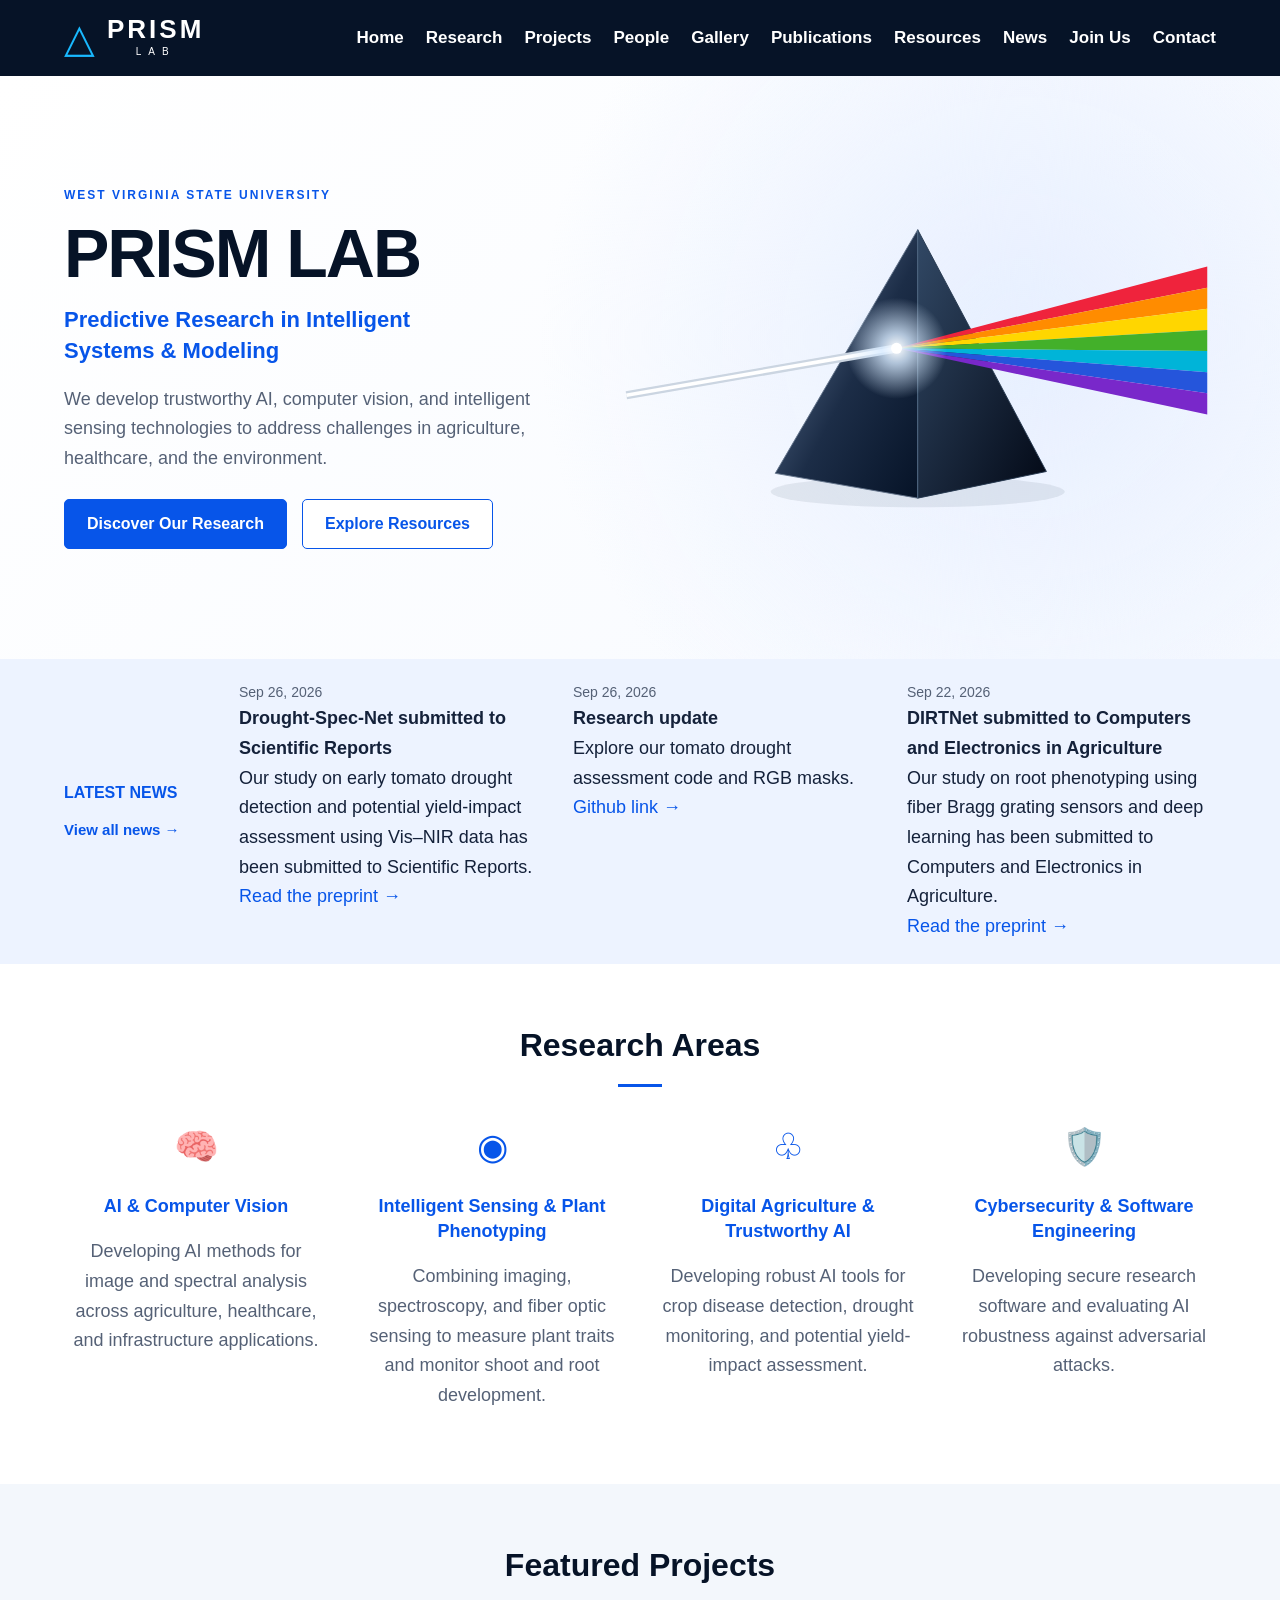
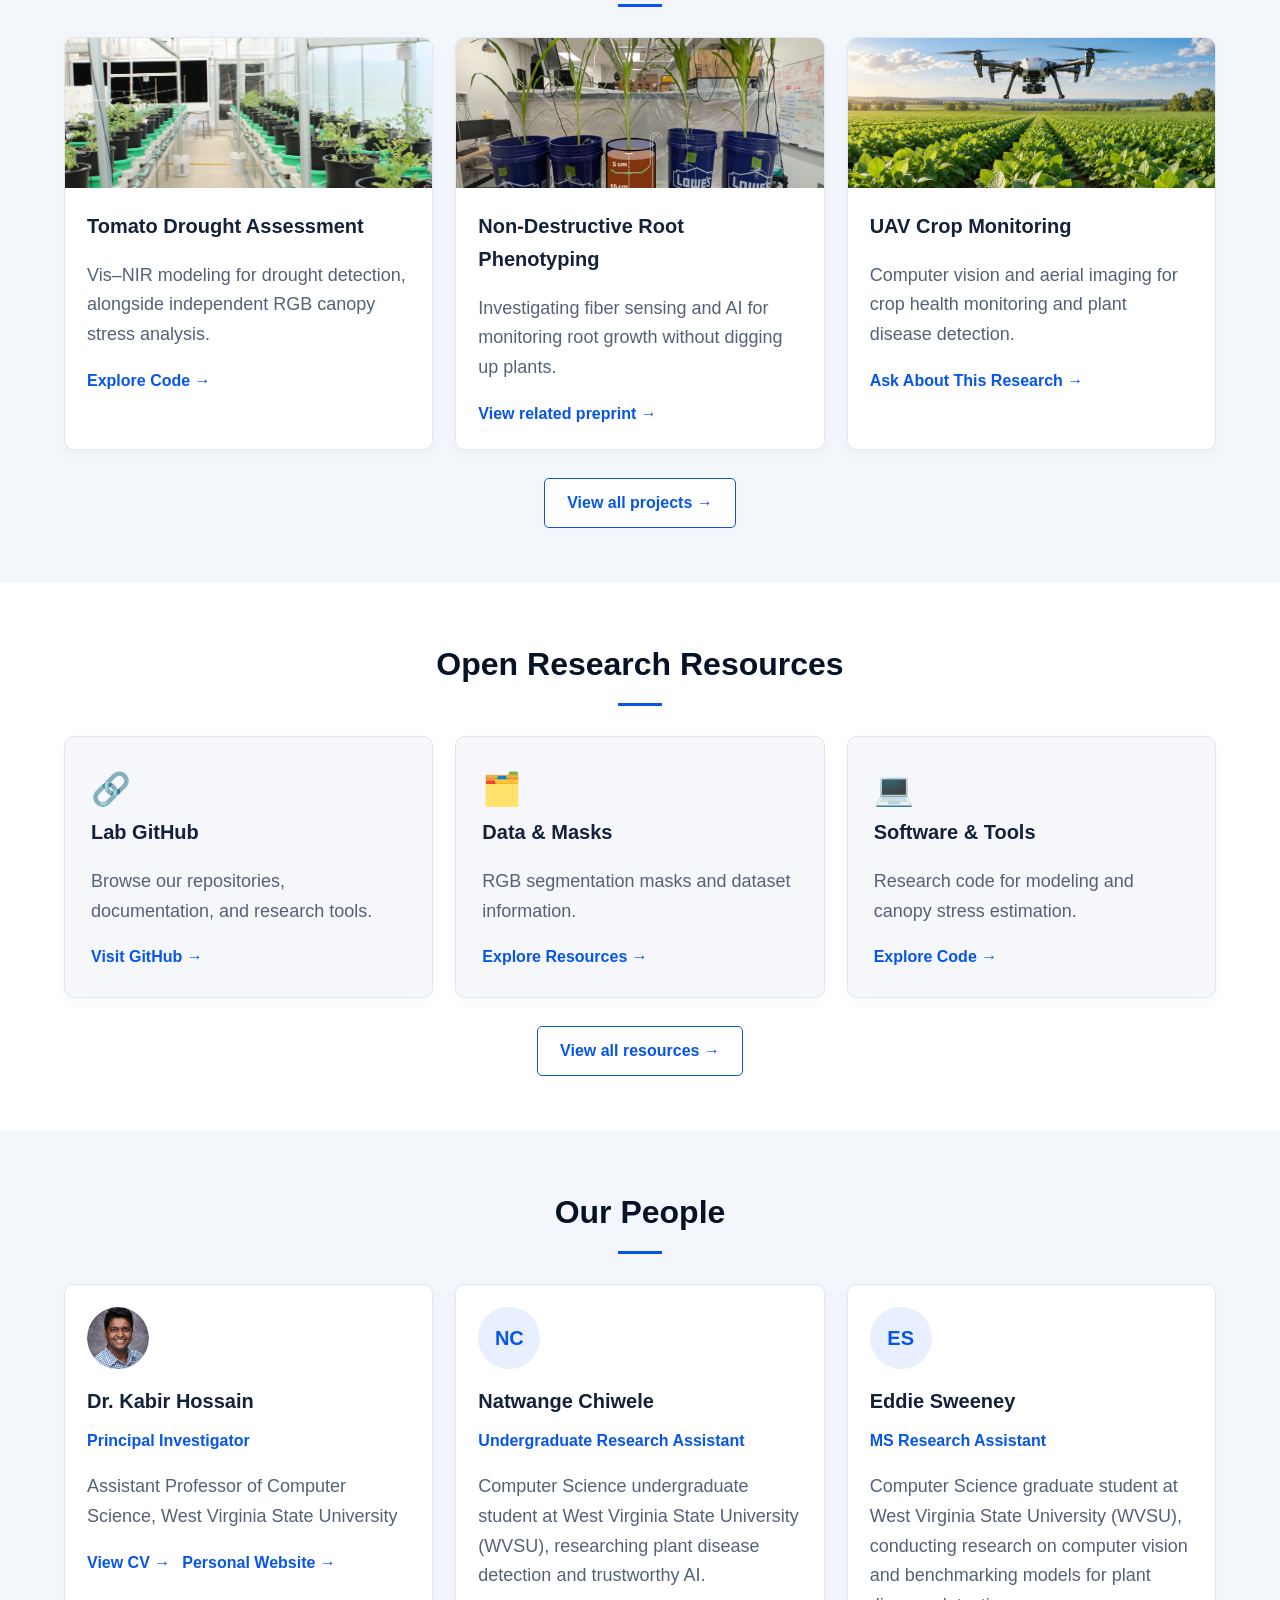
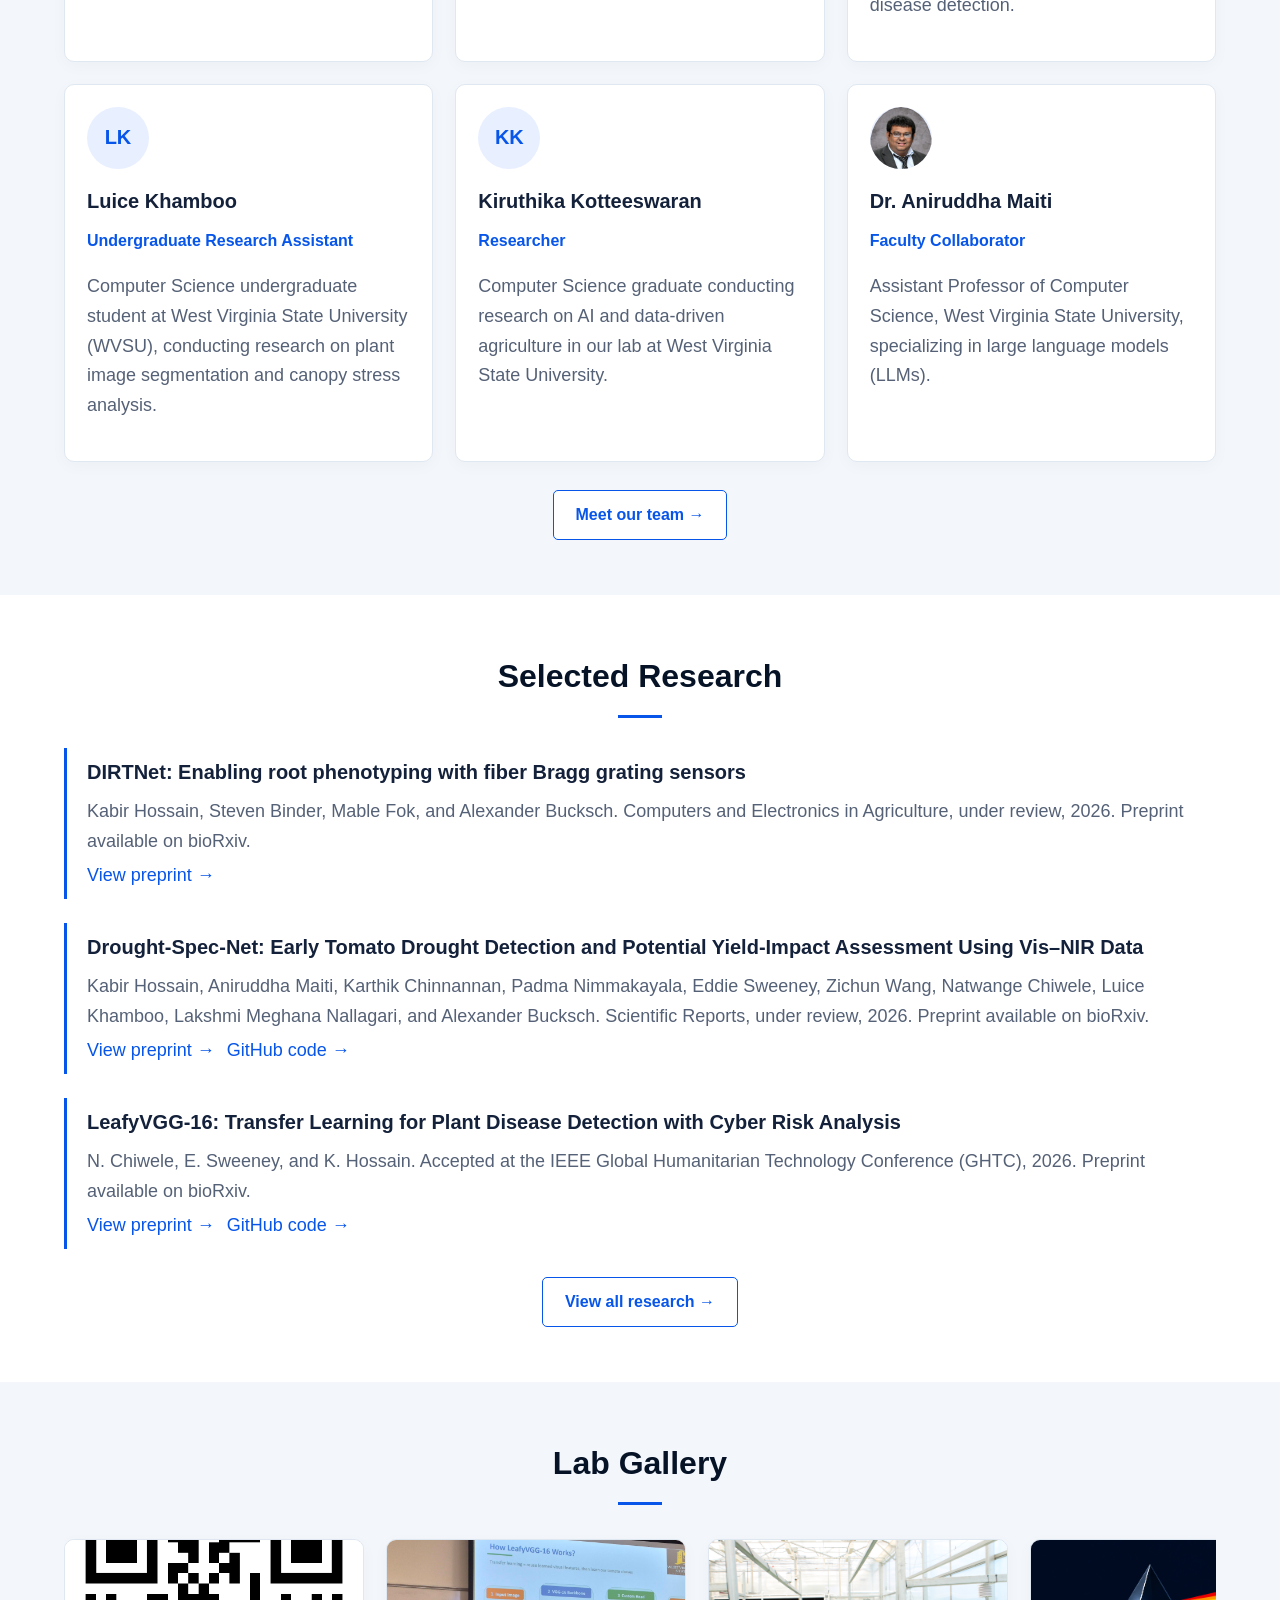
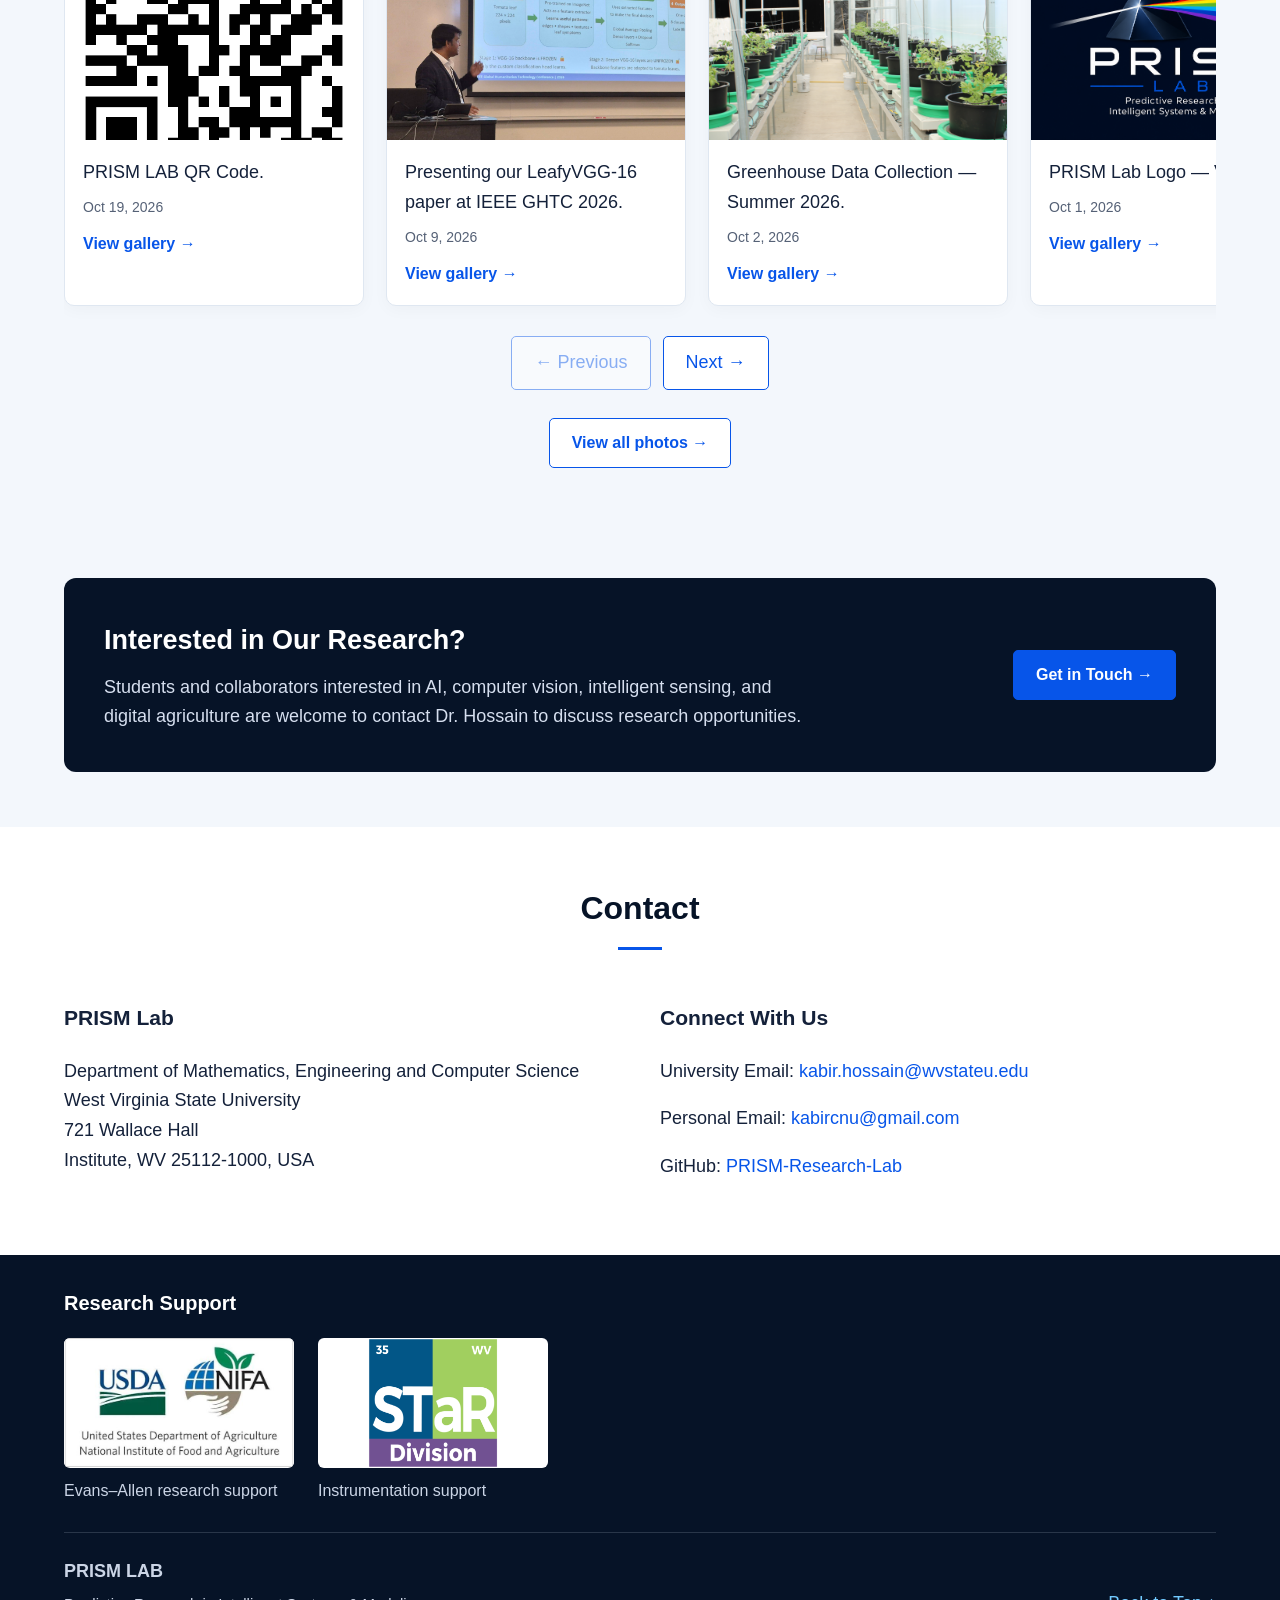
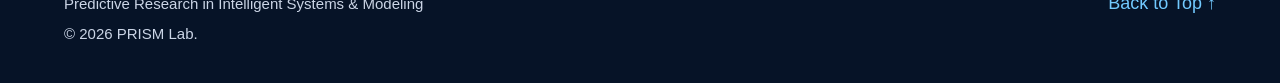
<file: index.html>
<!DOCTYPE html>
<html lang="en">
<head>
  <meta charset="UTF-8">
  <meta name="viewport" content="width=device-width, initial-scale=1">
  <meta name="description"
        content="PRISM Lab — Predictive Research in Intelligent Systems and Modeling at West Virginia State University.">

  <title>PRISM Lab | West Virginia State University</title>

  <link rel="stylesheet" href="styles.css">
  <link rel="stylesheet" href="gallery.css">
</head>

<body>
  <a href="#main" class="skip-link">Skip to main content</a>

  <header>
    <div class="container nav">
      <a href="#home" class="brand" aria-label="PRISM Lab home">
        <span class="brand-symbol" aria-hidden="true">△</span>
        <span><strong>PRISM</strong><small>LAB</small></span>
      </a>

      <nav class="desktop-links" aria-label="Main navigation">
        <a href="#home">Home</a>
        <a href="#research">Research</a>
        <a href="#projects">Projects</a>
        <a href="#people">People</a>
        <a href="#gallery">Gallery</a>
        <a href="#publications">Publications</a>
        <a href="#resources">Resources</a>
        <a href="#news">News</a>
        <a href="#join">Join Us</a>
        <a href="#contact">Contact</a>
      </nav>

      <details class="mobile-menu">
        <summary>Menu ☰</summary>

        <nav class="mobile-links" aria-label="Mobile navigation">
          <a href="#home">Home</a>
          <a href="#research">Research</a>
          <a href="#projects">Projects</a>
          <a href="#people">People</a>
          <a href="#gallery">Gallery</a>
          <a href="#publications">Publications</a>
          <a href="#resources">Resources</a>
          <a href="#news">News</a>
          <a href="#join">Join Us</a>
          <a href="#contact">Contact</a>
        </nav>
      </details>
    </div>
  </header>

  <main id="main">
    <section id="home" class="hero">
      <div class="container hero-layout">
        <div>
          <div class="eyebrow">West Virginia State University</div>
          <h1>PRISM LAB</h1>

          <div class="subtitle">
            Predictive Research in Intelligent<br>
            Systems &amp; Modeling
          </div>

          <p>
            We develop trustworthy AI, computer vision, and intelligent
            sensing technologies to address challenges in agriculture,
            healthcare, and the environment.
          </p>

          <div class="buttons">
            <a class="button" href="#research">Discover Our Research</a>
            <a class="button outline" href="#resources">Explore Resources</a>
          </div>
        </div>

        <div class="hero-art">
          <svg viewBox="0 0 650 380" role="img"
               aria-labelledby="prism-title">
            <title id="prism-title">
              A beam of light entering a prism and emerging as a rainbow
            </title>

            <defs>
              <linearGradient id="prism-left" x1="0" y1="0" x2="1" y2="1">
                <stop offset="0" stop-color="#7188a9"/>
                <stop offset="0.55" stop-color="#1c2d47"/>
                <stop offset="1" stop-color="#061327"/>
              </linearGradient>

              <linearGradient id="prism-right" x1="0" y1="0" x2="1" y2="1">
                <stop offset="0" stop-color="#324966"/>
                <stop offset="1" stop-color="#020815"/>
              </linearGradient>

              <radialGradient id="glow">
                <stop offset="0" stop-color="white"/>
                <stop offset="0.3" stop-color="#d6eaff" stop-opacity="0.8"/>
                <stop offset="1" stop-color="#d6eaff" stop-opacity="0"/>
              </radialGradient>
            </defs>

            <ellipse cx="325" cy="325" rx="160" ry="17"
                     fill="#071a38" opacity="0.08"/>

            <path d="M325 40 L170 305 L325 332 Z"
                  fill="url(#prism-left)" stroke="#64748b"/>

            <path d="M325 40 L465 303 L325 332 Z"
                  fill="url(#prism-right)" stroke="#25374e"/>

            <path d="M325 40 L325 332" stroke="#89a5ca"
                  stroke-opacity="0.45"/>

            <path d="M8 220 L302 169"
                  stroke="#cbd5e1" stroke-width="9"/>

            <path d="M8 220 L302 169"
                  stroke="white" stroke-width="4"/>

            <polygon points="302,169 640,80 640,103" fill="#ef233c"/>
            <polygon points="302,169 640,103 640,126" fill="#ff8c00"/>
            <polygon points="302,169 640,126 640,149" fill="#ffd600"/>
            <polygon points="302,169 640,149 640,172" fill="#43b02a"/>
            <polygon points="302,169 640,172 640,195" fill="#00b4d8"/>
            <polygon points="302,169 640,195 640,218" fill="#2555db"/>
            <polygon points="302,169 640,218 640,241" fill="#7928ca"/>

            <circle cx="302" cy="169" r="55" fill="url(#glow)"/>
            <circle cx="302" cy="169" r="6" fill="white"/>
          </svg>
        </div>
      </div>
    </section>

    <section id="news" class="news-strip">
      <div class="container">
        <div class="news-layout">
          <div class="news-label">
            LATEST NEWS
            <a href="news.html">View all news →</a>
          </div>
          <div id="news-list" class="news-items"></div>
        </div>
      </div>
    </section>

    <section id="research">
      <div class="container">
        <h2 class="section-title">Research Areas</h2>
        <div id="areas-list" class="grid grid-six"></div>
      </div>
    </section>

    <section id="projects" class="soft">
      <div class="container">
        <h2 class="section-title">Featured Projects</h2>
        <div id="projects-list" class="grid grid-three"></div>

        <p class="collection-link">
          <a class="button outline" href="projects.html">
            View all projects →
          </a>
        </p>
      </div>
    </section>

    <section id="resources">
      <div class="container">
        <h2 class="section-title">Open Research Resources</h2>
        <div id="resources-list" class="grid grid-three"></div>

        <p class="collection-link">
          <a class="button outline" href="resources.html">
            View all resources →
          </a>
        </p>
      </div>
    </section>

    <section id="people" class="soft">
      <div class="container">
        <h2 class="section-title">Our People</h2>
        <div id="people-list" class="grid grid-three"></div>

        <p class="collection-link">
          <a class="button outline" href="people.html">
            Meet our team →
          </a>
        </p>
      </div>
    </section>

    <section id="publications">
      <div class="container">
        <h2 class="section-title">Selected Research</h2>
        <div id="research-list"></div>

        <p class="collection-link">
          <a class="button outline" href="research.html">
            View all research →
          </a>
        </p>
      </div>
    </section>

    <section id="gallery" class="soft">
      <div class="container">
        <h2 class="section-title">Lab Gallery</h2>

        <div id="gallery-preview" class="gallery-strip"></div>

        <div id="gallery-controls" class="gallery-controls" hidden>
          <button
            id="gallery-previous"
            class="button outline"
            type="button"
            aria-label="Show previous photos"
            aria-controls="gallery-preview">
            ← Previous
          </button>

          <button
            id="gallery-next"
            class="button outline"
            type="button"
            aria-label="Show next photos"
            aria-controls="gallery-preview">
            Next →
          </button>
        </div>

        <p class="collection-link">
          <a class="button outline" href="gallery.html">
            View all photos →
          </a>
        </p>
      </div>
    </section>

    <section id="join" class="soft">
      <div class="container">
        <div class="join-box">
          <div>
            <h2>Interested in Our Research?</h2>

            <p>
              Students and collaborators interested in AI, computer vision,
              intelligent sensing, and digital agriculture are welcome to
              contact Dr. Hossain to discuss research opportunities.
            </p>
          </div>

          <a class="button" href="mailto:kabir.hossain@wvstateu.edu">
            Get in Touch →
          </a>
        </div>
      </div>
    </section>

    <section id="contact">
      <div class="container">
        <h2 class="section-title">Contact</h2>

        <div class="contact-grid">
          <div>
            <h3>PRISM Lab</h3>

            <p>
              Department of Mathematics, Engineering and Computer Science<br>
              West Virginia State University<br>
              721 Wallace Hall<br>
              Institute, WV 25112-1000, USA
            </p>
          </div>

          <div>
            <h3>Connect With Us</h3>

          <p>
            University Email:
            <a href="mailto:kabir.hossain@wvstateu.edu">
              kabir.hossain@wvstateu.edu
            </a>
          </p>
          <p>
            Personal Email:
            <a href="mailto:kabircnu@gmail.com">
              kabircnu@gmail.com
            </a>
          </p>

            <p>
              GitHub:
              <a href="https://github.com/PRISM-Research-Lab">
                PRISM-Research-Lab
              </a>
            </p>
          </div>
        </div>
      </div>
    </section>
  </main>

  <footer>
    <!-- Funding logos first -->
    <div class="container funding"
         style="border-top: 0; margin-top: 0; padding-top: 0;">
      <h2>Research Support</h2>
      <div id="funder-list" class="funder-list"></div>
    </div>

    <!-- Lab details and copyright at the bottom -->
    <div class="container footer-layout"
         style="border-top: 1px solid #293649; margin-top: 28px; padding-top: 24px;">
      <div>
        <strong>PRISM LAB</strong>
        <p>Predictive Research in Intelligent Systems &amp; Modeling</p>
        <p>© <span id="year">2026</span> PRISM Lab.</p>
      </div>

      <div>
        <a href="#home">Back to Top ↑</a>
      </div>
    </div>
  </footer>

  <noscript>
    <p class="container">
      Please enable JavaScript to view the news, people, research,
      resources, and gallery photos.
    </p>
  </noscript>

  <script src="research-data.js"></script>
  <script src="data.js"></script>
  <script src="site.js"></script>
  <script src="gallery-data.js"></script>
  <script src="gallery.js"></script>
</body>
</html>
</file>
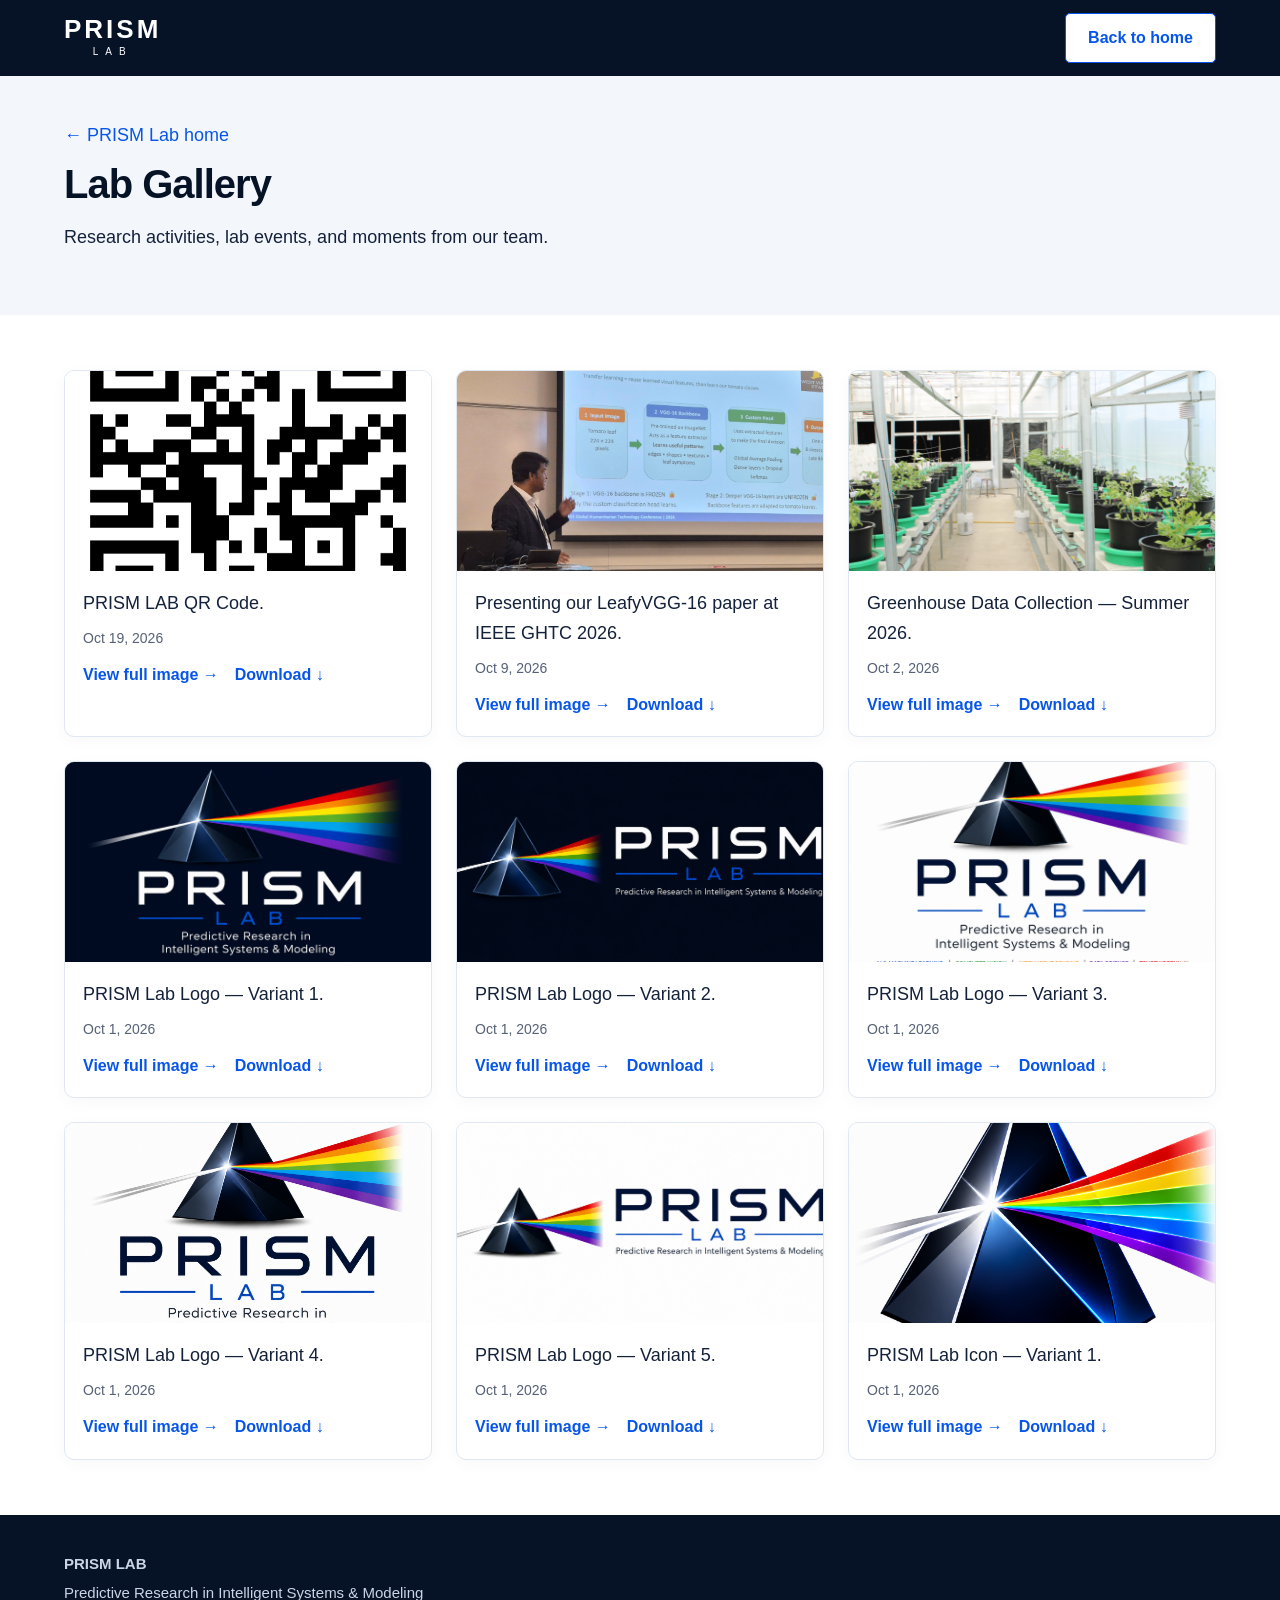
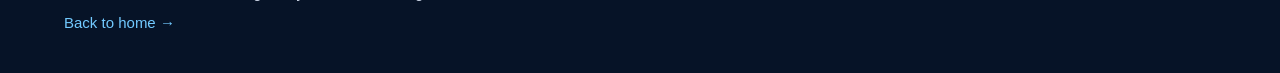
<file: gallery.html>
<!DOCTYPE html>
<html lang="en">
<head>
  <meta charset="UTF-8">
  <meta name="viewport" content="width=device-width, initial-scale=1">

  <title>Gallery | PRISM Lab</title>

  <link rel="stylesheet" href="styles.css">
  <link rel="stylesheet" href="gallery.css">
</head>

<body>
  <header>
    <div class="container nav">
      <a class="brand" href="index.html">
        <div>
          <strong>PRISM</strong>
          <small>LAB</small>
        </div>
      </a>

      <a class="button outline" href="index.html">
        Back to home
      </a>
    </div>
  </header>

  <main>
    <section class="page-hero">
      <div class="container">
        <a href="index.html#gallery">← PRISM Lab home</a>
        <h1>Lab Gallery</h1>
        <p>Research activities, lab events, and moments from our team.</p>
      </div>
    </section>

    <section>
      <div class="container">
        <div id="gallery-list" class="gallery-grid"></div>

        <noscript>
          <p>Please enable JavaScript to view the gallery.</p>
        </noscript>
      </div>
    </section>
  </main>

  <footer>
    <div class="container">
      <p><strong>PRISM LAB</strong></p>
      <p>Predictive Research in Intelligent Systems &amp; Modeling</p>
      <p><a href="index.html">Back to home →</a></p>
    </div>
  </footer>

  <script src="gallery-data.js"></script>
  <script src="gallery.js"></script>
</body>
</html>
</file>
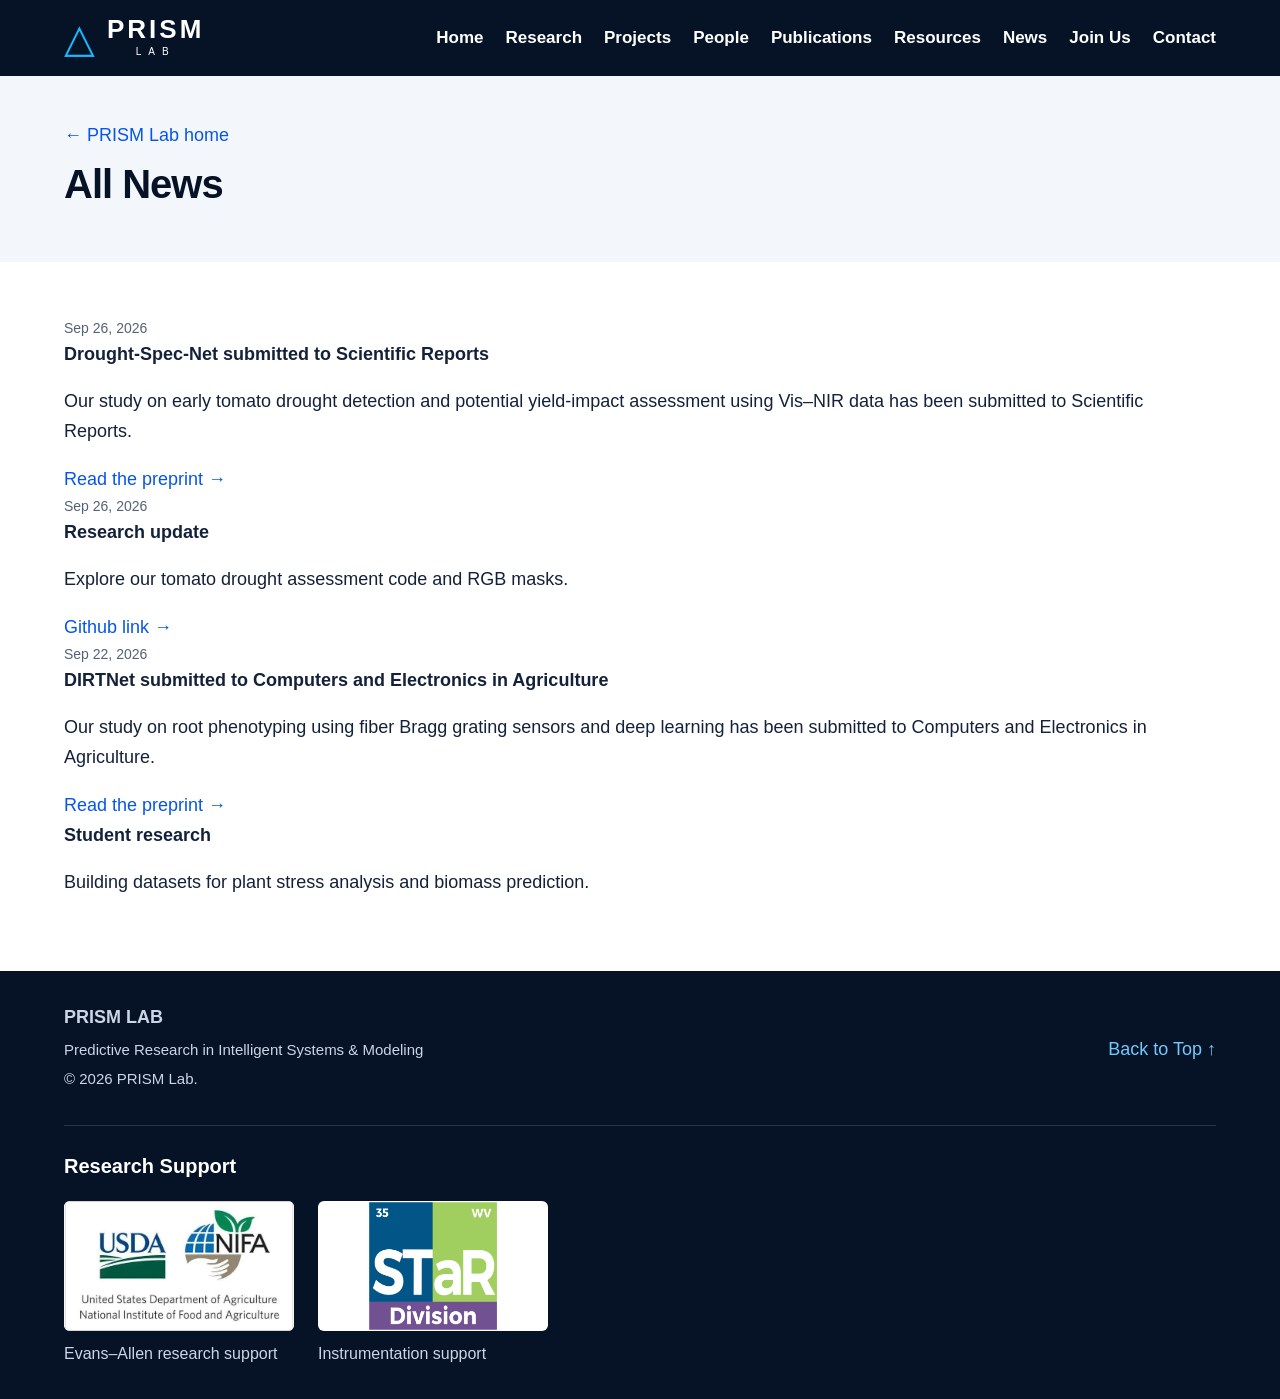
<file: news.html>
<!DOCTYPE html>
<html lang="en"><head><meta charset="UTF-8"><meta name="viewport" content="width=device-width, initial-scale=1"><title>All News | PRISM Lab</title><link rel="stylesheet" href="styles.css"></head>
<body data-page="news"><a class="skip-link" href="#main">Skip to main content</a>
  <header>
    <div class="container nav">
      <a href="index.html#home" class="brand" aria-label="PRISM Lab home">
        <span class="brand-symbol" aria-hidden="true">△</span>
        <span><strong>PRISM</strong><small>LAB</small></span>
      </a>

      <nav class="desktop-links" aria-label="Main navigation">
        <a href="index.html#home">Home</a>
        <a href="index.html#research">Research</a>
        <a href="projects.html">Projects</a>
        <a href="people.html">People</a>
        <a href="research.html">Publications</a>
        <a href="resources.html">Resources</a>
        <a href="news.html">News</a>
        <a href="index.html#join">Join Us</a>
        <a href="index.html#contact">Contact</a>
      </nav>

      <details class="mobile-menu">
        <summary>Menu ☰</summary>
        <nav class="mobile-links" aria-label="Mobile navigation">
          <a href="index.html#home">Home</a>
          <a href="index.html#research">Research</a>
          <a href="projects.html">Projects</a>
          <a href="people.html">People</a>
          <a href="research.html">Publications</a>
          <a href="resources.html">Resources</a>
          <a href="news.html">News</a>
          <a href="index.html#join">Join Us</a>
          <a href="index.html#contact">Contact</a>
        </nav>
      </details>
    </div>
  </header>
<main id="main"><div class="page-hero"><div class="container"><a href="index.html">← PRISM Lab home</a><h1>All News</h1></div></div><section><div class="container"><div id="news-list" class=""></div></div></section></main>
  <footer>
    <div class="container footer-layout">
      <div>
        <strong>PRISM LAB</strong>
        <p>Predictive Research in Intelligent Systems &amp; Modeling</p>
        <p>© <span id="year">2026</span> PRISM Lab.</p>
      </div>
      <div>
        <a href="index.html#home">Back to Top ↑</a>
      </div>
    </div>
    <div class="container funding"><h2>Research Support</h2><div id="funder-list" class="funder-list"></div></div>
  </footer>
<noscript>
  <p class="container">Please enable JavaScript to view the full list.</p>
</noscript>

<script src="research-data.js"></script>
<script src="data.js"></script>
<script src="site.js"></script>
</body>
</html>
</file>
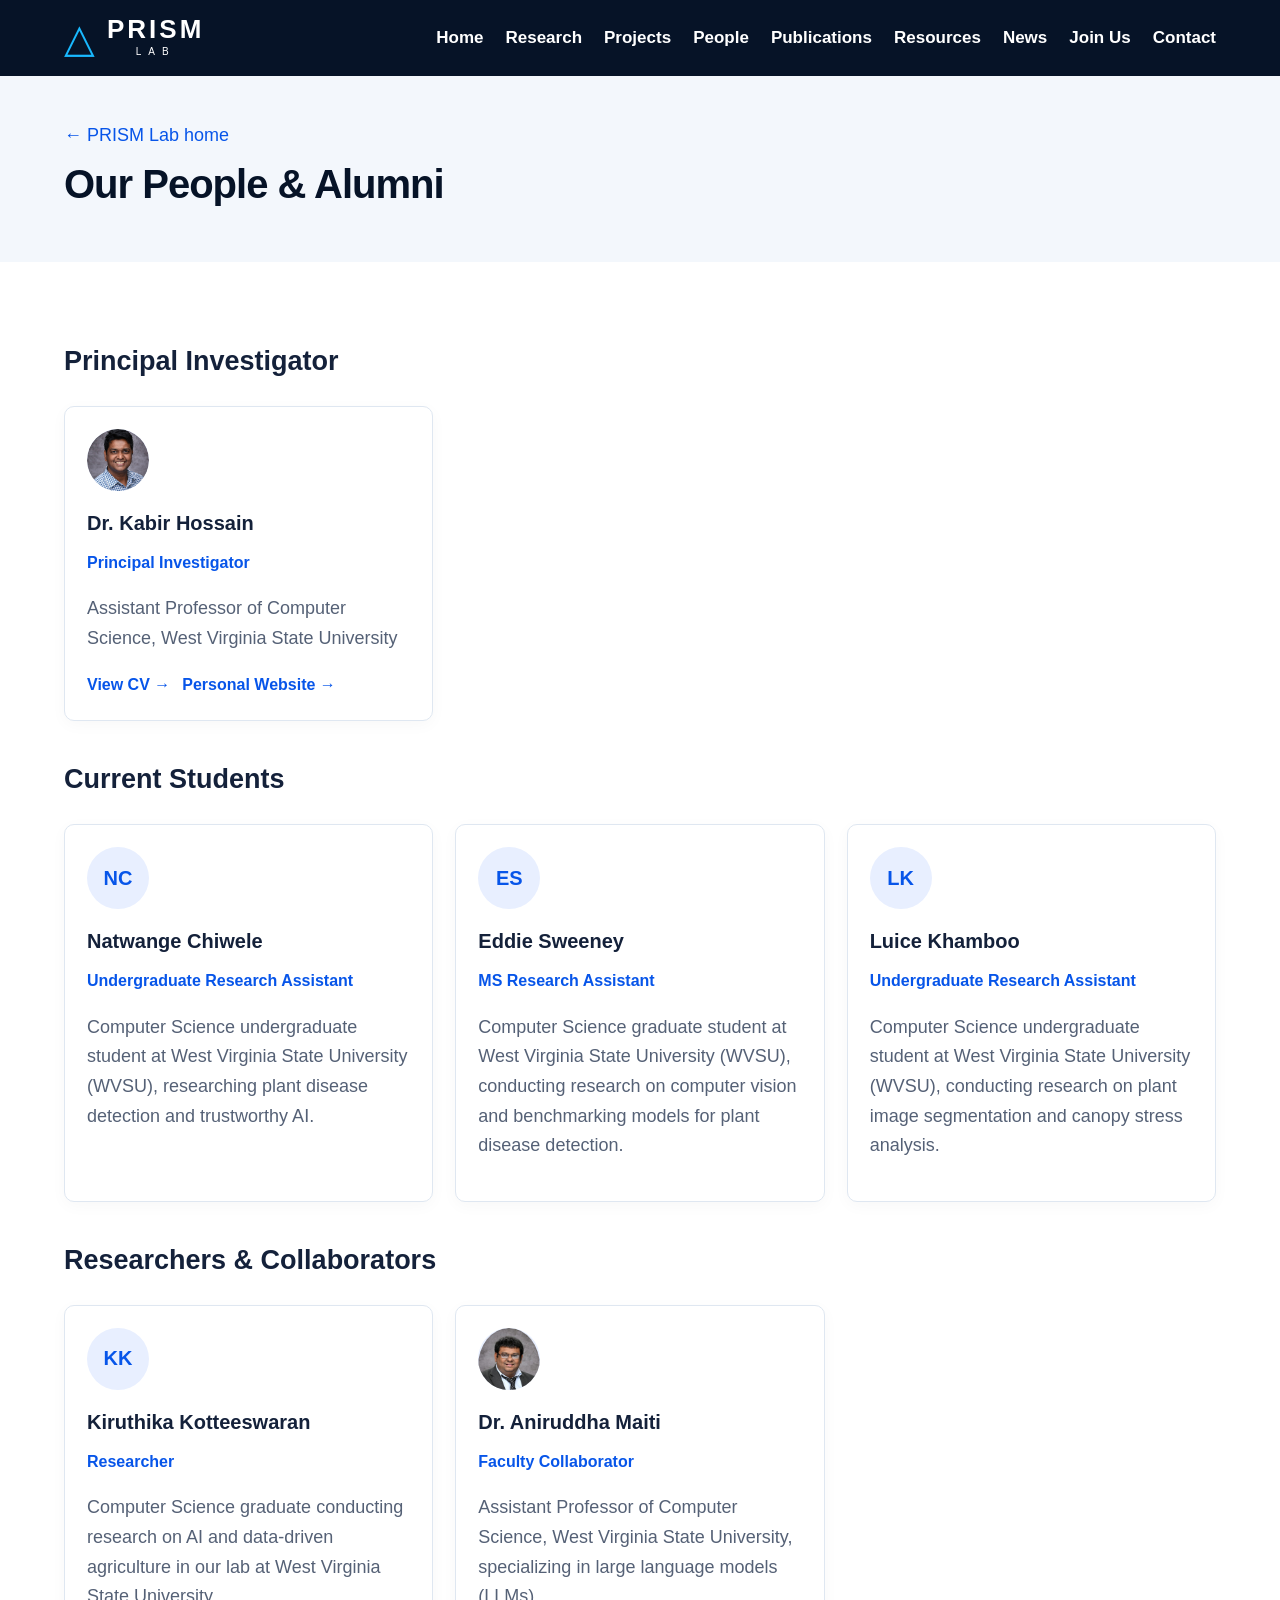
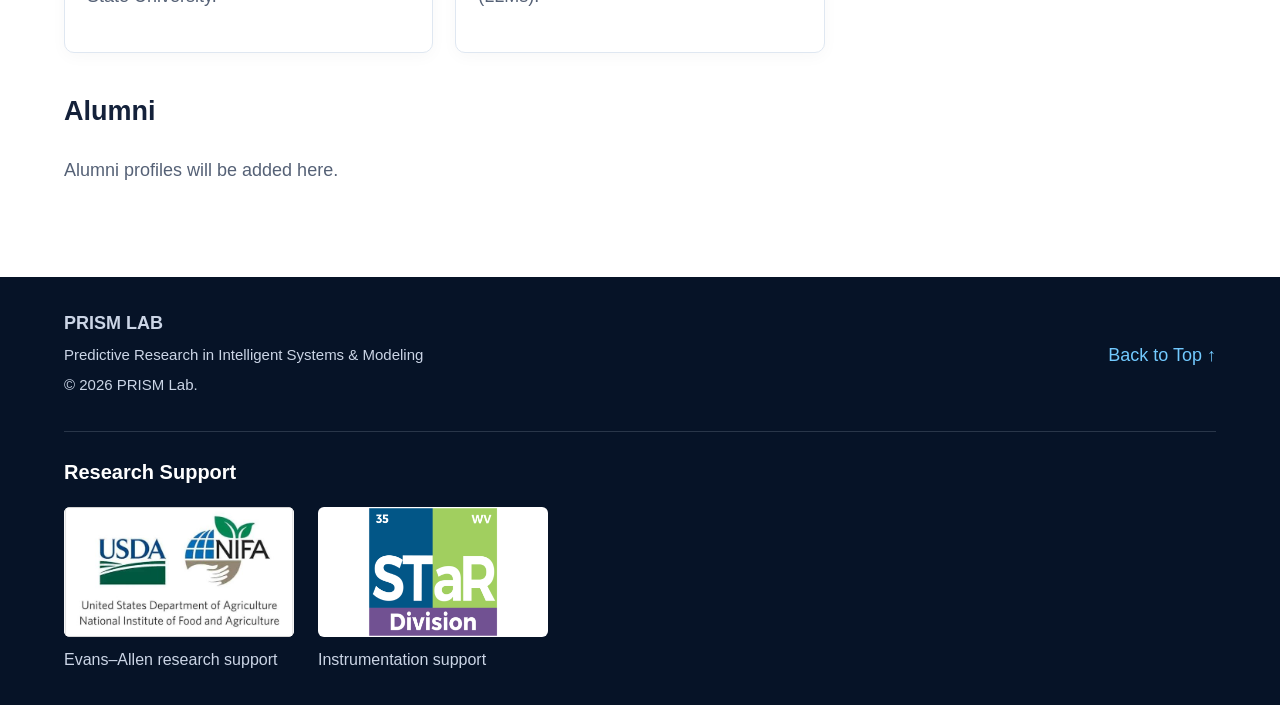
<file: people.html>
<!DOCTYPE html>
<html lang="en"><head><meta charset="UTF-8"><meta name="viewport" content="width=device-width, initial-scale=1"><title>Our People & Alumni | PRISM Lab</title><link rel="stylesheet" href="styles.css"></head>
<body data-page="people"><a class="skip-link" href="#main">Skip to main content</a>
  <header>
    <div class="container nav">
      <a href="index.html#home" class="brand" aria-label="PRISM Lab home">
        <span class="brand-symbol" aria-hidden="true">△</span>
        <span><strong>PRISM</strong><small>LAB</small></span>
      </a>

      <nav class="desktop-links" aria-label="Main navigation">
        <a href="index.html#home">Home</a>
        <a href="index.html#research">Research</a>
        <a href="projects.html">Projects</a>
        <a href="people.html">People</a>
        <a href="research.html">Publications</a>
        <a href="resources.html">Resources</a>
        <a href="news.html">News</a>
        <a href="index.html#join">Join Us</a>
        <a href="index.html#contact">Contact</a>
      </nav>

      <details class="mobile-menu">
        <summary>Menu ☰</summary>
        <nav class="mobile-links" aria-label="Mobile navigation">
          <a href="index.html#home">Home</a>
          <a href="index.html#research">Research</a>
          <a href="projects.html">Projects</a>
          <a href="people.html">People</a>
          <a href="research.html">Publications</a>
          <a href="resources.html">Resources</a>
          <a href="news.html">News</a>
          <a href="index.html#join">Join Us</a>
          <a href="index.html#contact">Contact</a>
        </nav>
      </details>
    </div>
  </header>
<main id="main"><div class="page-hero"><div class="container"><a href="index.html">← PRISM Lab home</a><h1>Our People & Alumni</h1></div></div><section><div class="container"><div id="people-list" class=""></div></div></section></main>
  <footer>
    <div class="container footer-layout">
      <div>
        <strong>PRISM LAB</strong>
        <p>Predictive Research in Intelligent Systems &amp; Modeling</p>
        <p>© <span id="year">2026</span> PRISM Lab.</p>
      </div>
      <div>
        <a href="index.html#home">Back to Top ↑</a>
      </div>
    </div>
    <div class="container funding"><h2>Research Support</h2><div id="funder-list" class="funder-list"></div></div>
  </footer>
<noscript><p class="container">Please enable JavaScript to view the full list.</p></noscript>
<script src="research-data.js"></script>
<script src="data.js"></script>
<script src="site.js"></script>
</body>
</html>
</file>
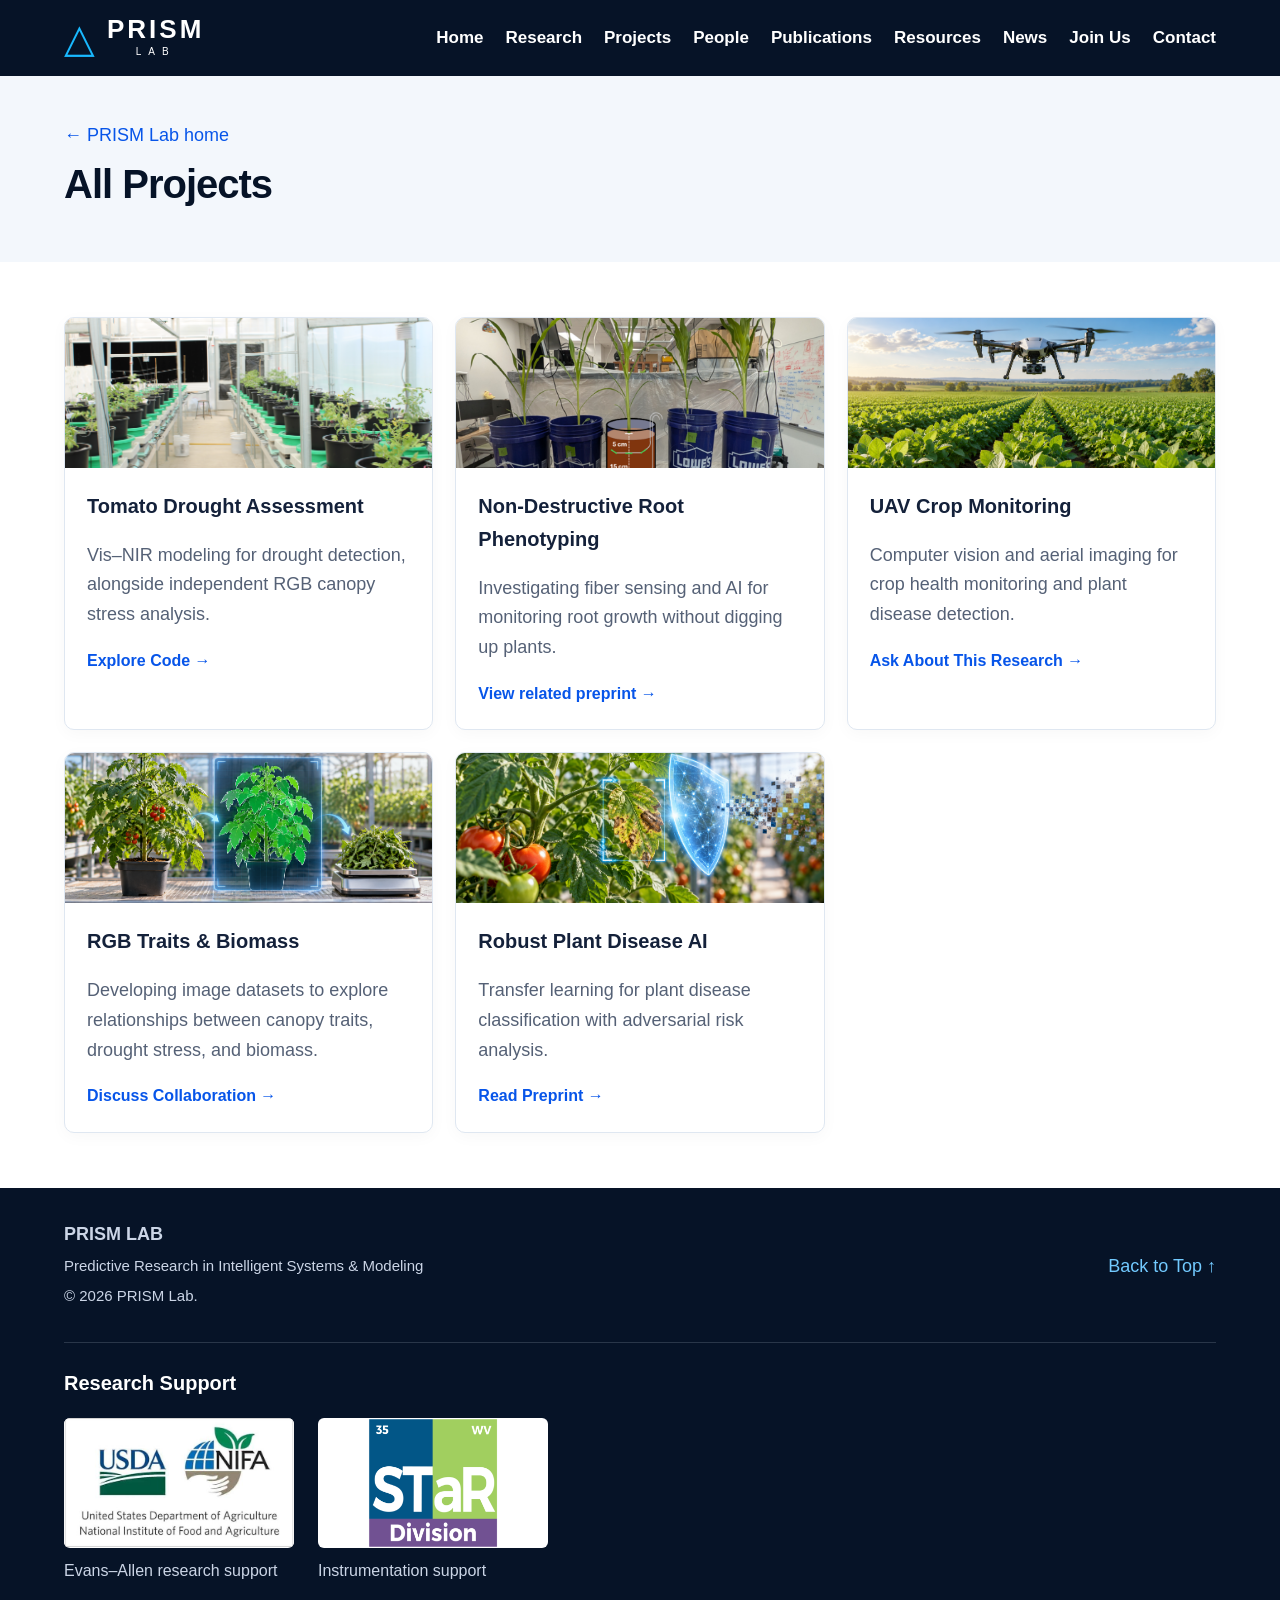
<file: projects.html>
<!DOCTYPE html>
<html lang="en"><head><meta charset="UTF-8"><meta name="viewport" content="width=device-width, initial-scale=1"><title>All Projects | PRISM Lab</title><link rel="stylesheet" href="styles.css"></head>
<body data-page="projects"><a class="skip-link" href="#main">Skip to main content</a>
  <header>
    <div class="container nav">
      <a href="index.html#home" class="brand" aria-label="PRISM Lab home">
        <span class="brand-symbol" aria-hidden="true">△</span>
        <span><strong>PRISM</strong><small>LAB</small></span>
      </a>

      <nav class="desktop-links" aria-label="Main navigation">
        <a href="index.html#home">Home</a>
        <a href="index.html#research">Research</a>
        <a href="projects.html">Projects</a>
        <a href="people.html">People</a>
        <a href="research.html">Publications</a>
        <a href="resources.html">Resources</a>
        <a href="news.html">News</a>
        <a href="index.html#join">Join Us</a>
        <a href="index.html#contact">Contact</a>
      </nav>

      <details class="mobile-menu">
        <summary>Menu ☰</summary>
        <nav class="mobile-links" aria-label="Mobile navigation">
          <a href="index.html#home">Home</a>
          <a href="index.html#research">Research</a>
          <a href="projects.html">Projects</a>
          <a href="people.html">People</a>
          <a href="research.html">Publications</a>
          <a href="resources.html">Resources</a>
          <a href="news.html">News</a>
          <a href="index.html#join">Join Us</a>
          <a href="index.html#contact">Contact</a>
        </nav>
      </details>
    </div>
  </header>
<main id="main"><div class="page-hero"><div class="container"><a href="index.html">← PRISM Lab home</a><h1>All Projects</h1></div></div><section><div class="container"><div id="projects-list" class="grid grid-three"></div></div></section></main>
  <footer>
    <div class="container footer-layout">
      <div>
        <strong>PRISM LAB</strong>
        <p>Predictive Research in Intelligent Systems &amp; Modeling</p>
        <p>© <span id="year">2026</span> PRISM Lab.</p>
      </div>
      <div>
        <a href="index.html#home">Back to Top ↑</a>
      </div>
    </div>
    <div class="container funding"><h2>Research Support</h2><div id="funder-list" class="funder-list"></div></div>
  </footer>
<noscript><p class="container">Please enable JavaScript to view the full list.</p></noscript>
<script src="research-data.js"></script>
<script src="data.js"></script>
<script src="site.js"></script>
</body>
</html>
</file>
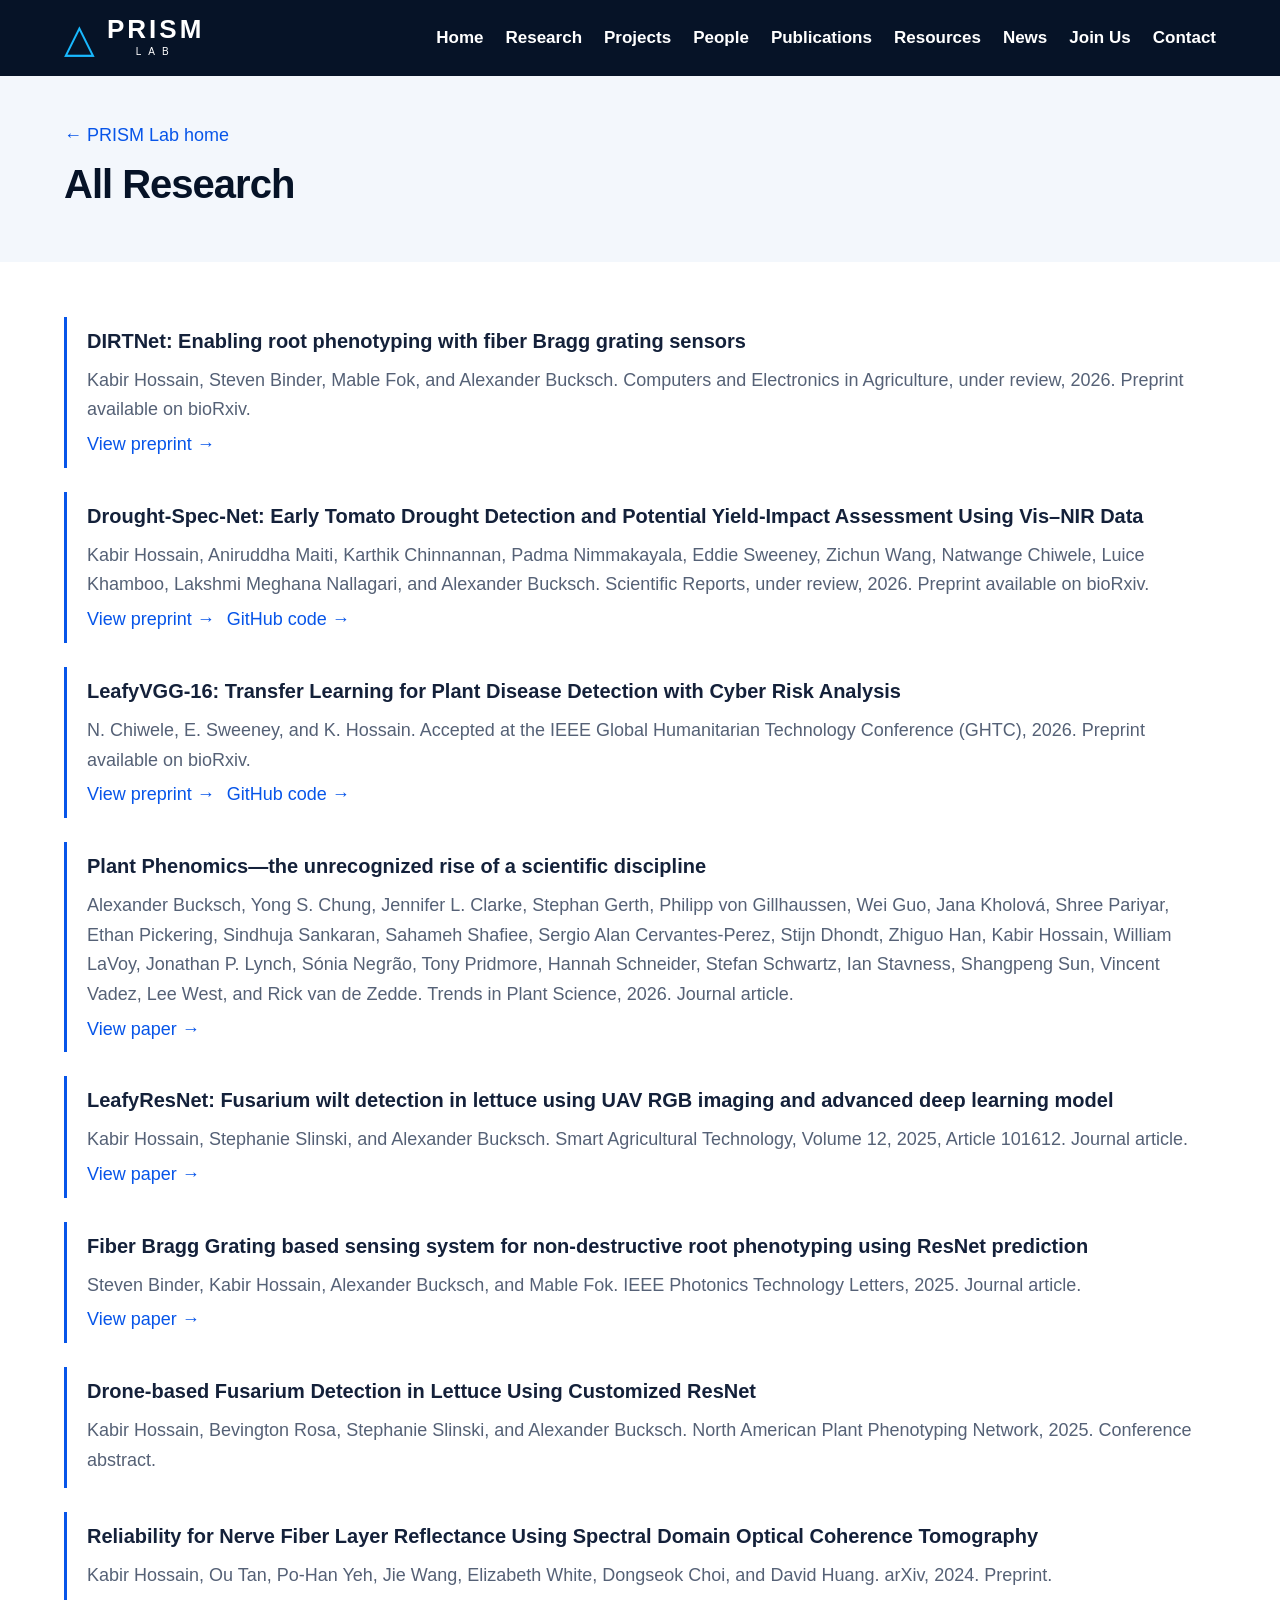
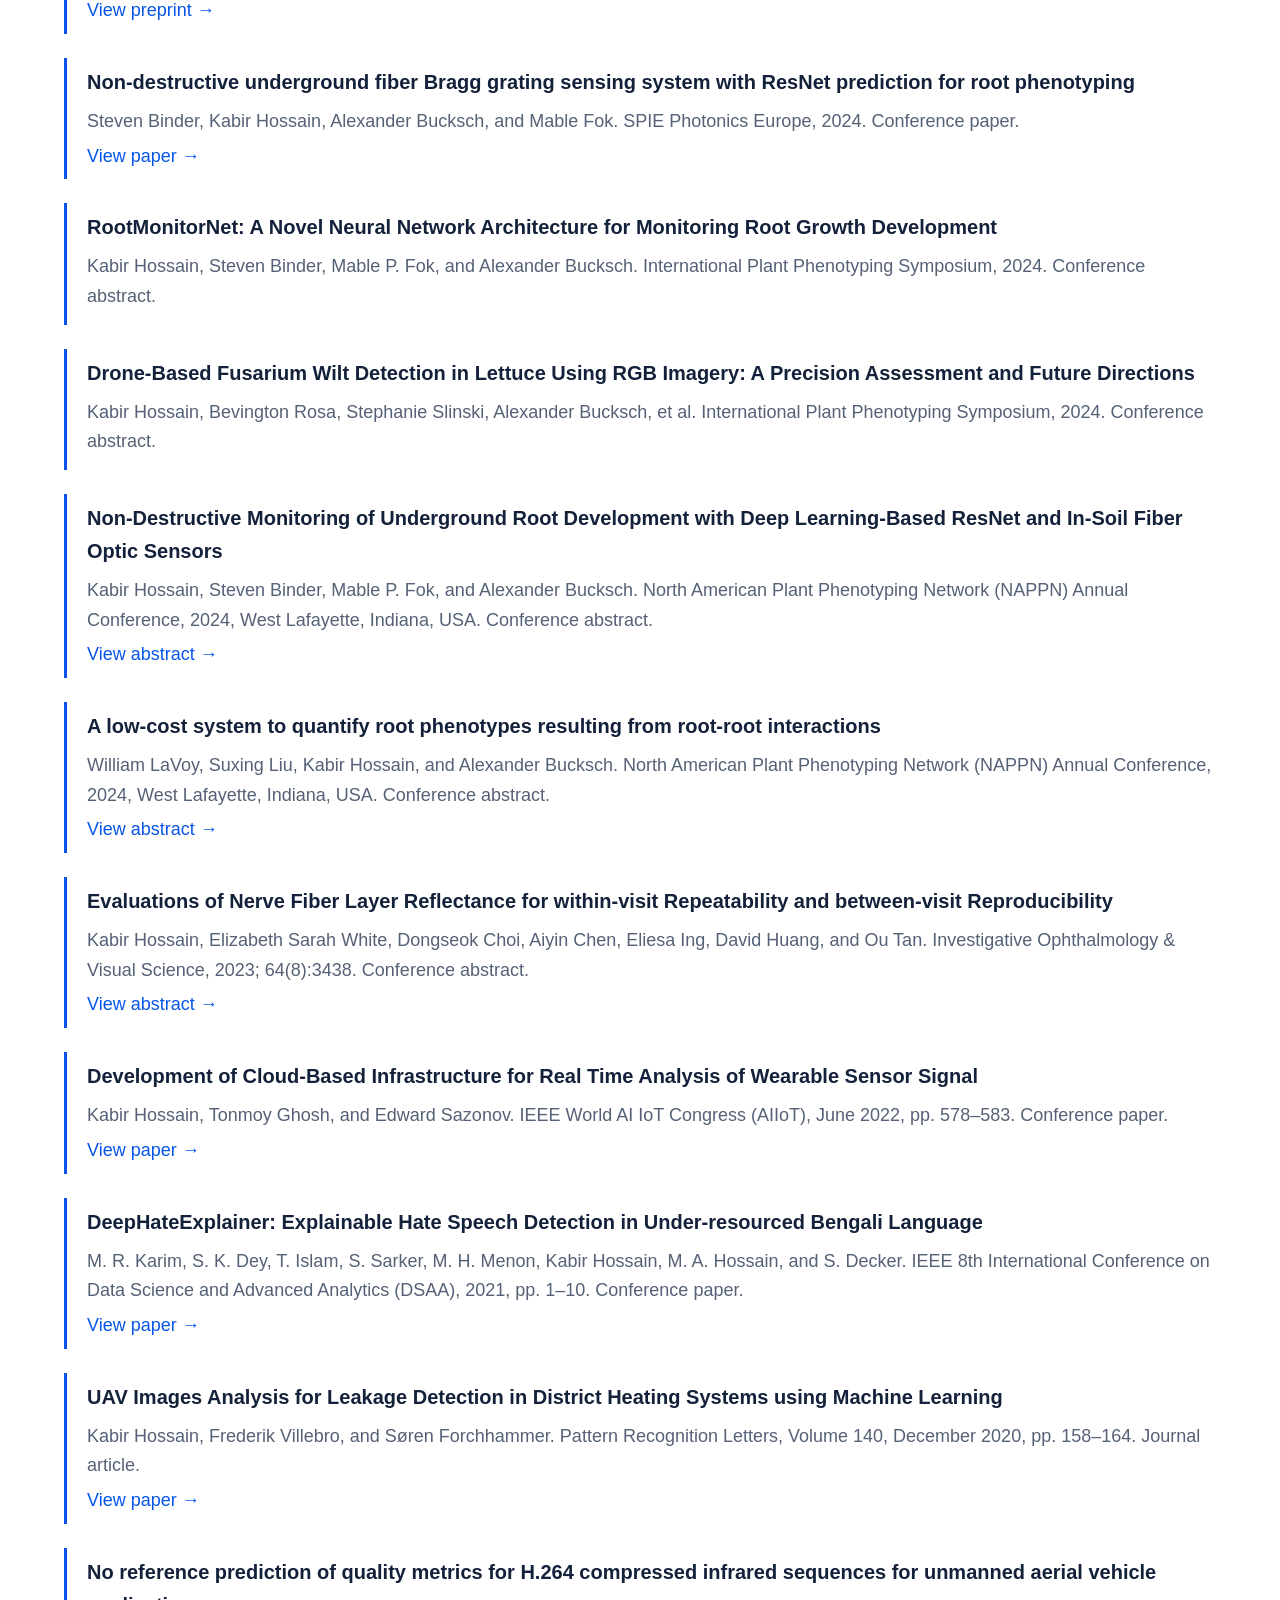
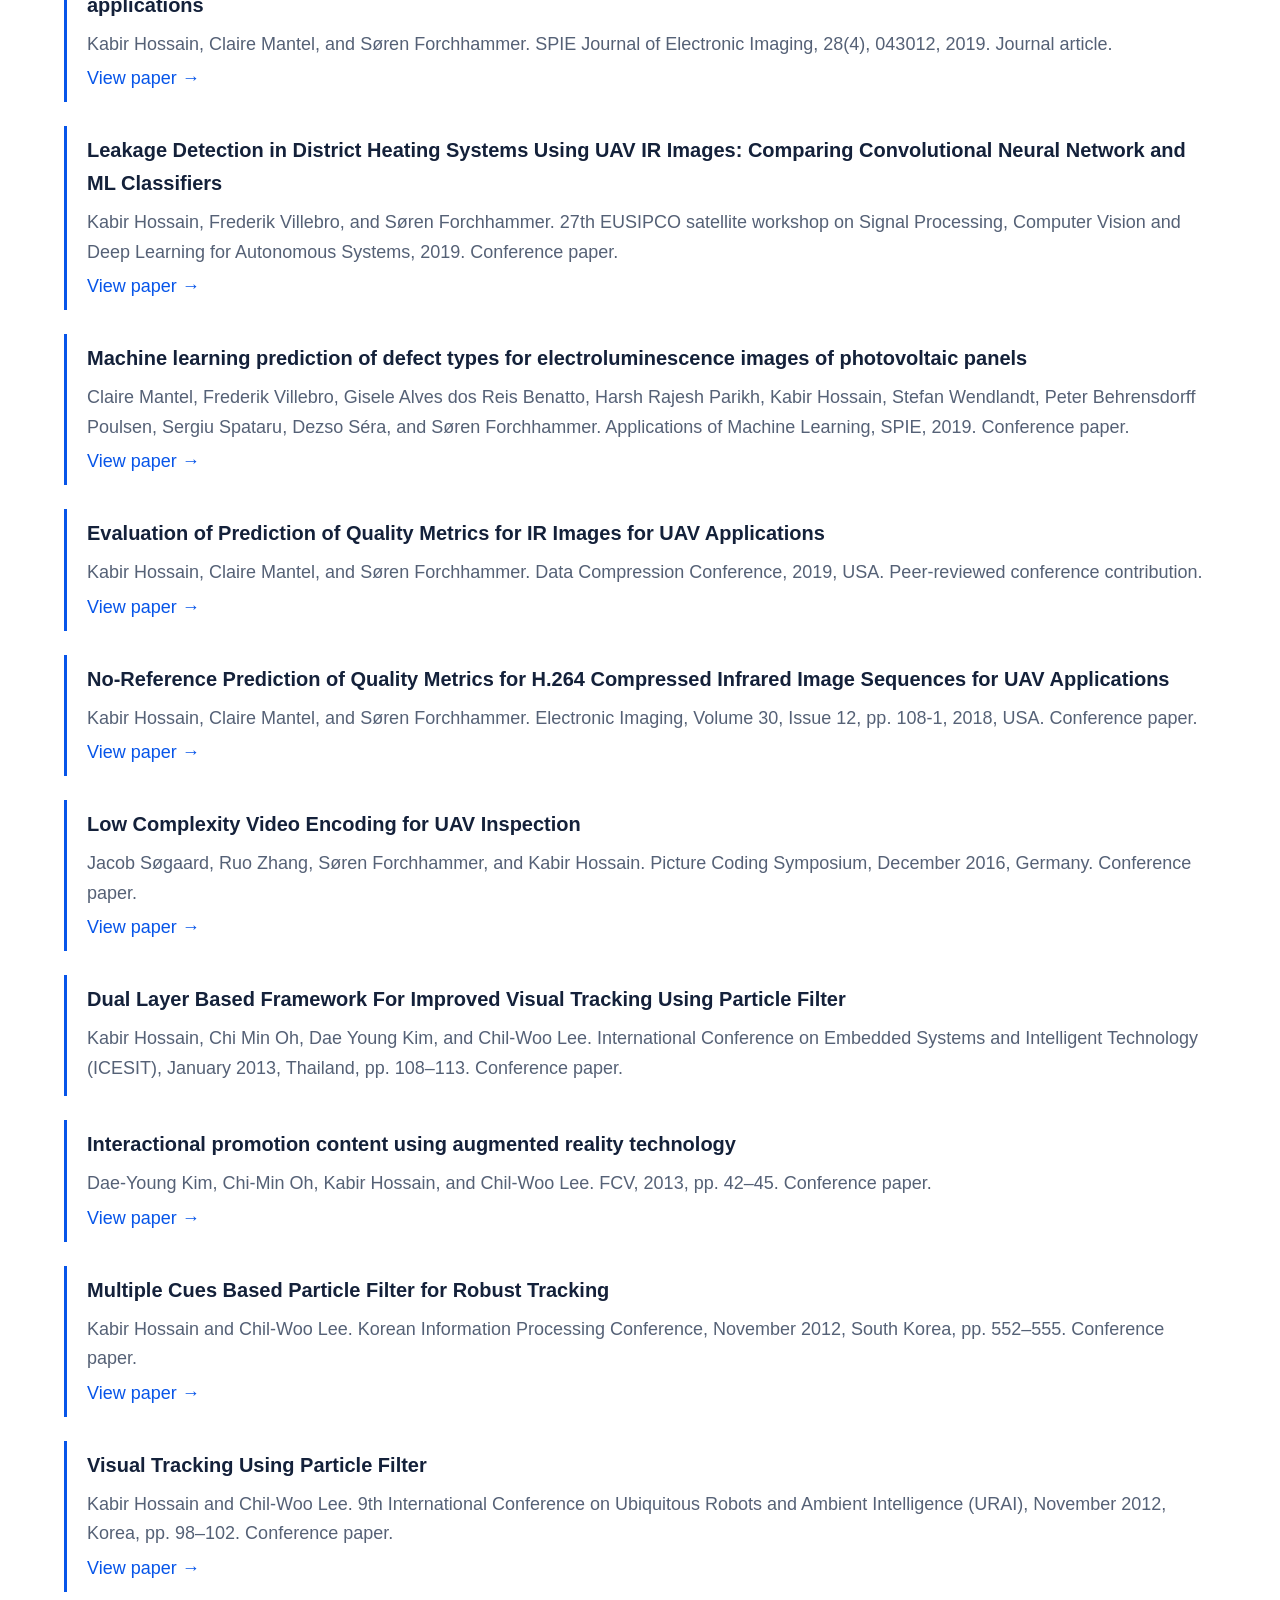
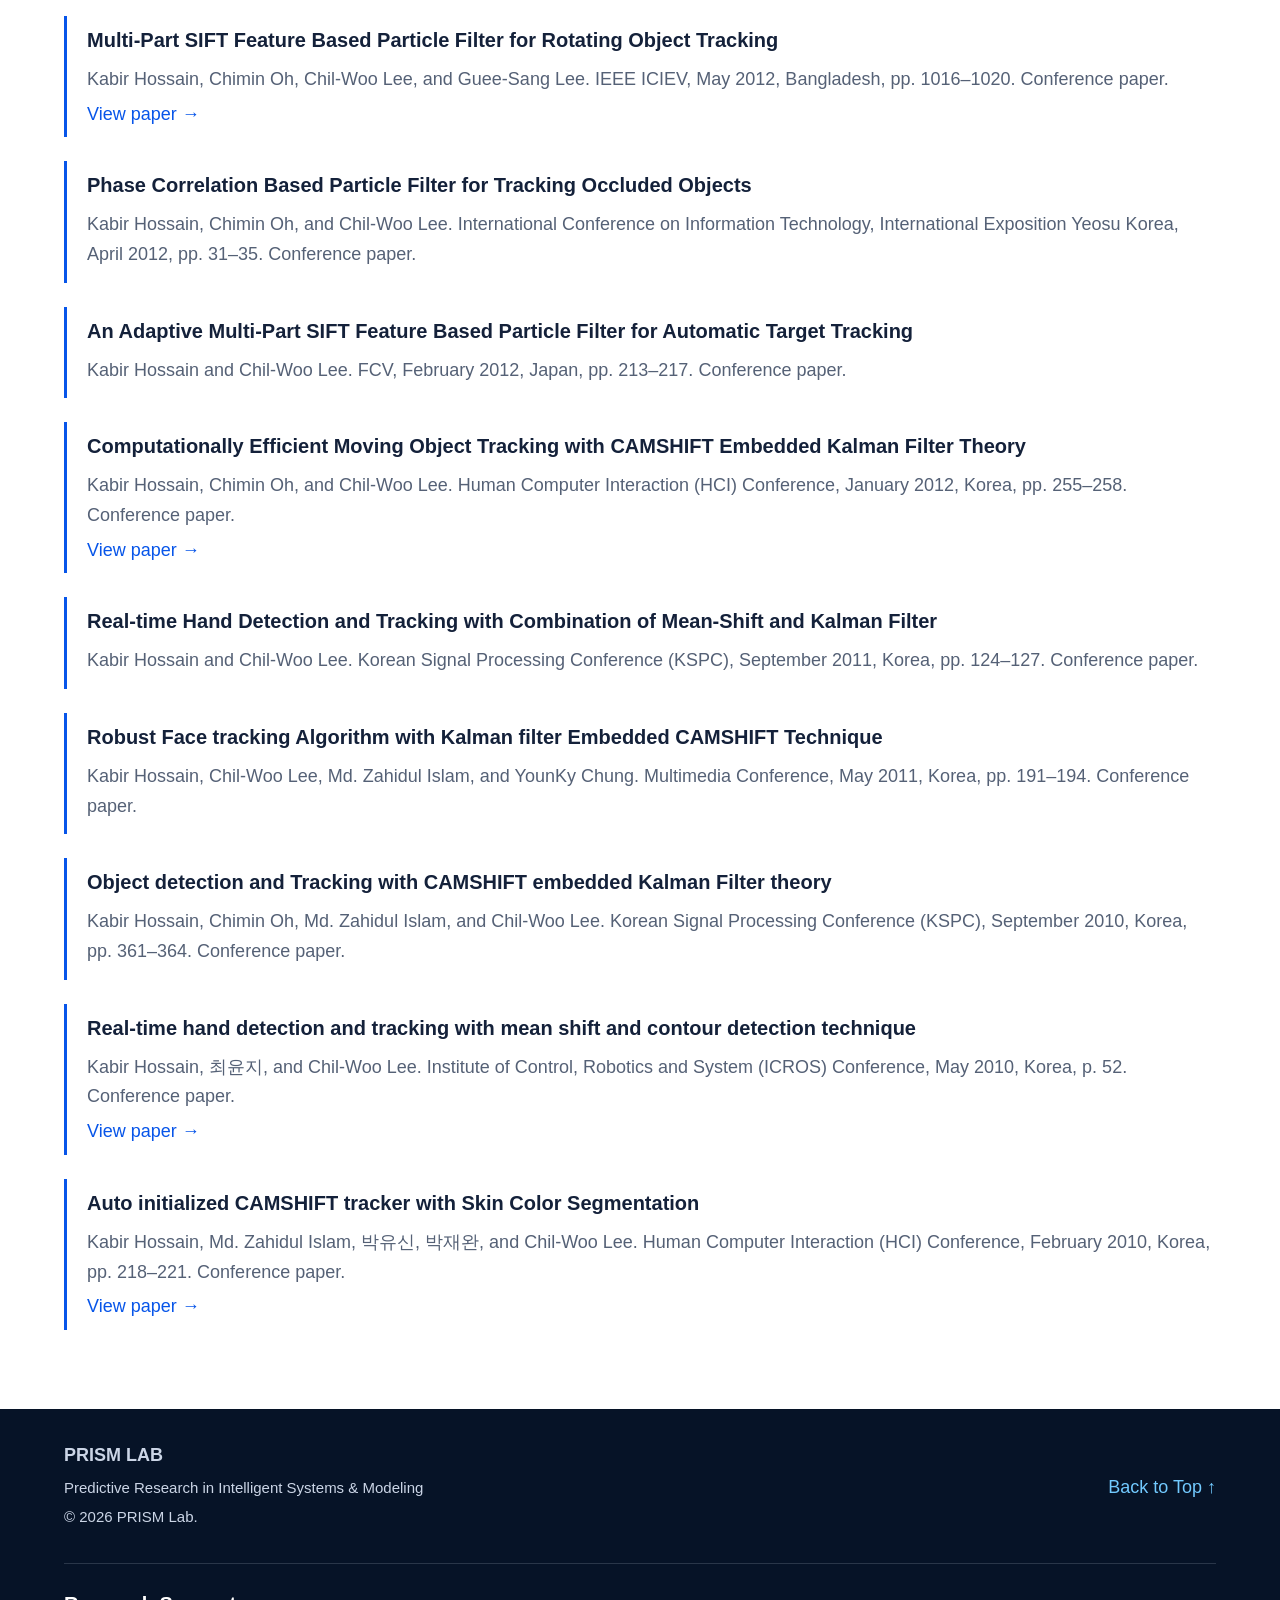
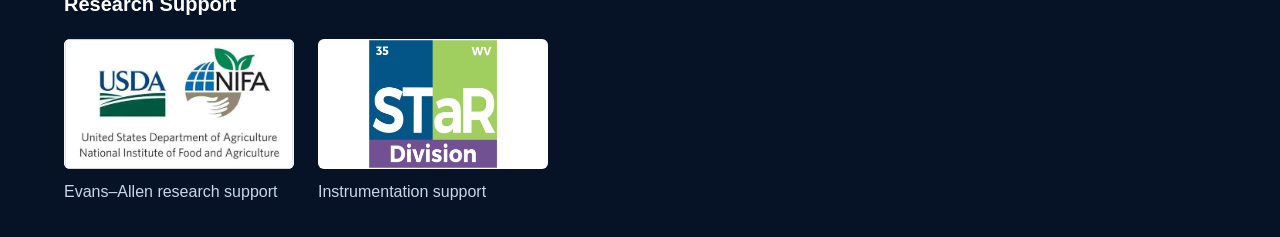
<file: research.html>
<!DOCTYPE html>
<html lang="en"><head><meta charset="UTF-8"><meta name="viewport" content="width=device-width, initial-scale=1"><title>All Research | PRISM Lab</title><link rel="stylesheet" href="styles.css"></head>
<body data-page="research"><a class="skip-link" href="#main">Skip to main content</a>
  <header>
    <div class="container nav">
      <a href="index.html#home" class="brand" aria-label="PRISM Lab home">
        <span class="brand-symbol" aria-hidden="true">△</span>
        <span><strong>PRISM</strong><small>LAB</small></span>
      </a>

      <nav class="desktop-links" aria-label="Main navigation">
        <a href="index.html#home">Home</a>
        <a href="index.html#research">Research</a>
        <a href="projects.html">Projects</a>
        <a href="people.html">People</a>
        <a href="research.html">Publications</a>
        <a href="resources.html">Resources</a>
        <a href="news.html">News</a>
        <a href="index.html#join">Join Us</a>
        <a href="index.html#contact">Contact</a>
      </nav>

      <details class="mobile-menu">
        <summary>Menu ☰</summary>
        <nav class="mobile-links" aria-label="Mobile navigation">
          <a href="index.html#home">Home</a>
          <a href="index.html#research">Research</a>
          <a href="projects.html">Projects</a>
          <a href="people.html">People</a>
          <a href="research.html">Publications</a>
          <a href="resources.html">Resources</a>
          <a href="news.html">News</a>
          <a href="index.html#join">Join Us</a>
          <a href="index.html#contact">Contact</a>
        </nav>
      </details>
    </div>
  </header>
<main id="main"><div class="page-hero"><div class="container"><a href="index.html">← PRISM Lab home</a><h1>All Research</h1></div></div><section><div class="container"><div id="research-list" class=""></div></div></section></main>
  <footer>
    <div class="container footer-layout">
      <div>
        <strong>PRISM LAB</strong>
        <p>Predictive Research in Intelligent Systems &amp; Modeling</p>
        <p>© <span id="year">2026</span> PRISM Lab.</p>
      </div>
      <div>
        <a href="index.html#home">Back to Top ↑</a>
      </div>
    </div>
    <div class="container funding"><h2>Research Support</h2><div id="funder-list" class="funder-list"></div></div>
  </footer>
<noscript><p class="container">Please enable JavaScript to view the full list.</p></noscript><script src="research-data.js"></script><script src="data.js"></script><script src="site.js"></script></body></html>
</file>
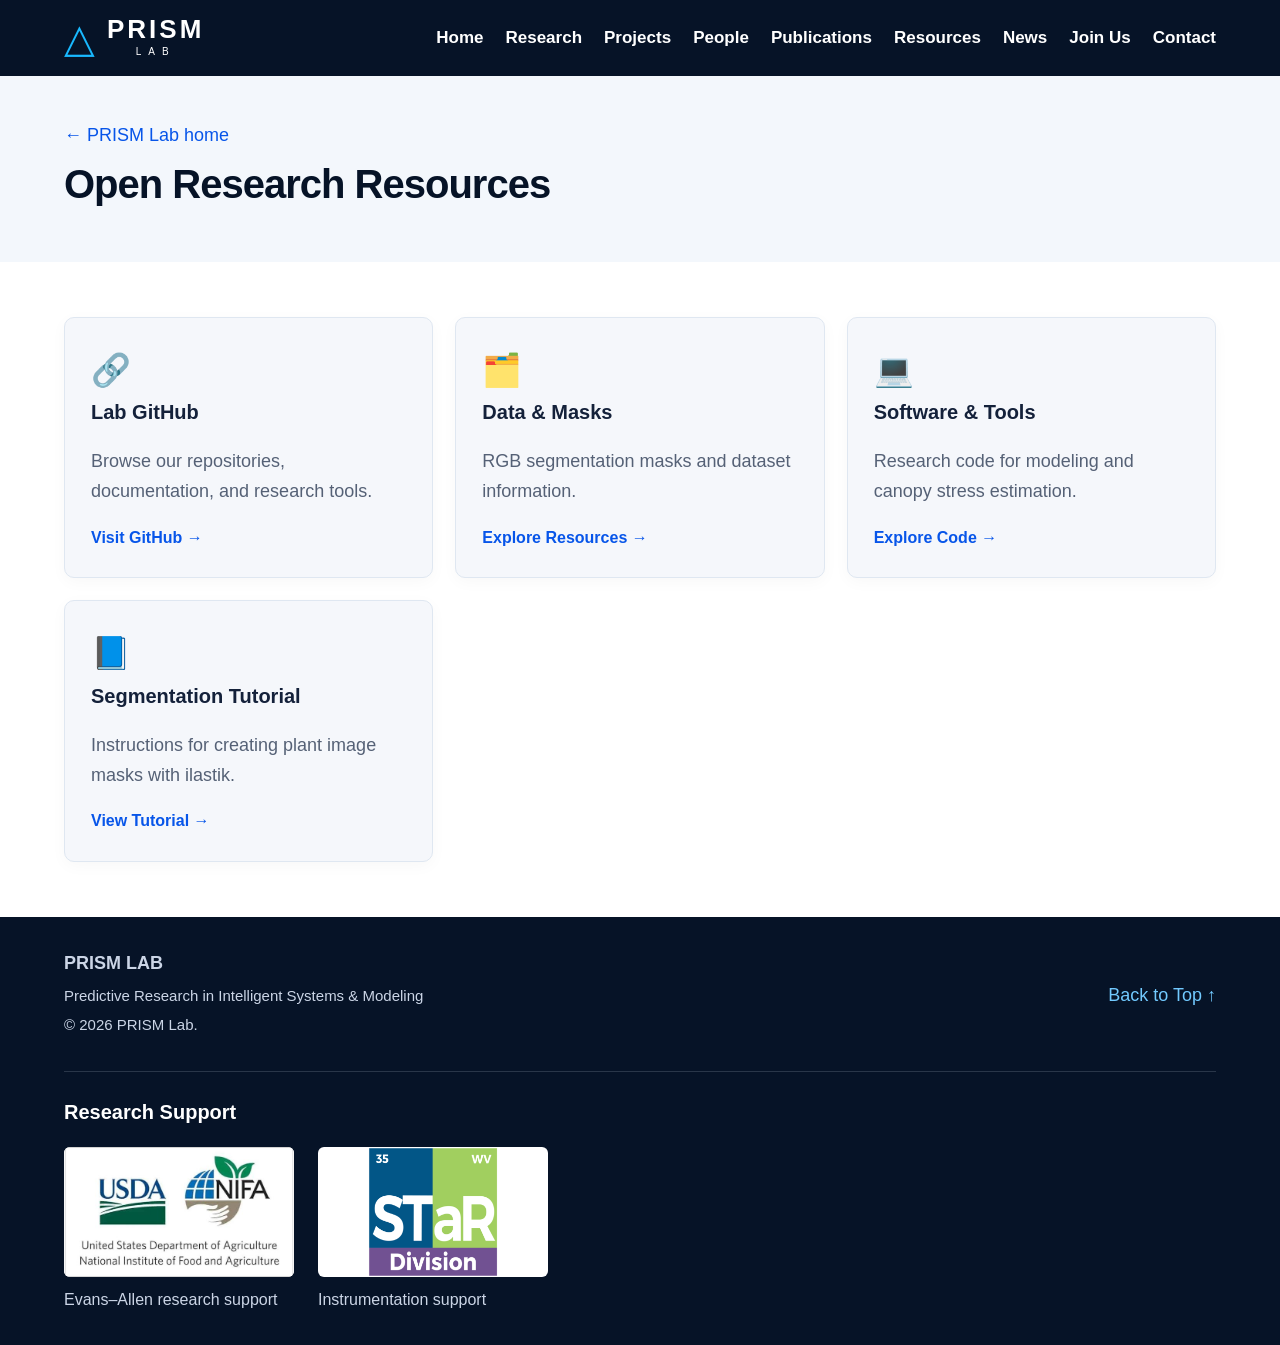
<file: resources.html>
<!DOCTYPE html>
<html lang="en"><head><meta charset="UTF-8"><meta name="viewport" content="width=device-width, initial-scale=1"><title>Open Research Resources | PRISM Lab</title><link rel="stylesheet" href="styles.css"></head>
<body data-page="resources"><a class="skip-link" href="#main">Skip to main content</a>
  <header>
    <div class="container nav">
      <a href="index.html#home" class="brand" aria-label="PRISM Lab home">
        <span class="brand-symbol" aria-hidden="true">△</span>
        <span><strong>PRISM</strong><small>LAB</small></span>
      </a>

      <nav class="desktop-links" aria-label="Main navigation">
        <a href="index.html#home">Home</a>
        <a href="index.html#research">Research</a>
        <a href="projects.html">Projects</a>
        <a href="people.html">People</a>
        <a href="research.html">Publications</a>
        <a href="resources.html">Resources</a>
        <a href="news.html">News</a>
        <a href="index.html#join">Join Us</a>
        <a href="index.html#contact">Contact</a>
      </nav>

      <details class="mobile-menu">
        <summary>Menu ☰</summary>
        <nav class="mobile-links" aria-label="Mobile navigation">
          <a href="index.html#home">Home</a>
          <a href="index.html#research">Research</a>
          <a href="projects.html">Projects</a>
          <a href="people.html">People</a>
          <a href="research.html">Publications</a>
          <a href="resources.html">Resources</a>
          <a href="news.html">News</a>
          <a href="index.html#join">Join Us</a>
          <a href="index.html#contact">Contact</a>
        </nav>
      </details>
    </div>
  </header>
<main id="main"><div class="page-hero"><div class="container"><a href="index.html">← PRISM Lab home</a><h1>Open Research Resources</h1></div></div><section><div class="container"><div id="resources-list" class="grid grid-three"></div></div></section></main>
  <footer>
    <div class="container footer-layout">
      <div>
        <strong>PRISM LAB</strong>
        <p>Predictive Research in Intelligent Systems &amp; Modeling</p>
        <p>© <span id="year">2026</span> PRISM Lab.</p>
      </div>
      <div>
        <a href="index.html#home">Back to Top ↑</a>
      </div>
    </div>
    <div class="container funding"><h2>Research Support</h2><div id="funder-list" class="funder-list"></div></div>
  </footer>
<noscript><p class="container">Please enable JavaScript to view the full list.</p></noscript><script src="research-data.js"></script><script src="data.js"></script><script src="site.js"></script></body></html>
</file>
<file: styles.css>
:root {
  --navy: #061327;
  --blue: #0755e9;
  --cyan: #19b9ff;
  --text: #14213a;
  --muted: #556176;
  --light: #f3f7fc;
  --border: #dfe7f1;
}

* { box-sizing: border-box; }

html {
  scroll-behavior: smooth;
  scroll-padding-top: 90px;
}

body {
  margin: 0;
  font-family: Arial, Helvetica, sans-serif;
  font-size: 18px;
  color: var(--text);
  line-height: 1.65;
  background: white;
}

a { color: var(--blue); text-decoration: none; }
a:hover { text-decoration: underline; }

a:focus-visible,
summary:focus-visible {
  outline: 3px solid var(--cyan);
  outline-offset: 5px;
}

.container {
  width: min(1180px, 90%);
  margin: auto;
}

/* Navigation */
header {
  background: var(--navy);
  color: white;
  position: sticky;
  top: 0;
  z-index: 10;
}

.nav {
  min-height: 76px;
  display: flex;
  align-items: center;
  justify-content: space-between;
  gap: 24px;
}

.brand {
  color: white;
  display: flex;
  align-items: center;
  gap: 12px;
  flex-shrink: 0;
}

.brand:hover { text-decoration: none; }

.brand-symbol {
  font-size: 40px;
  color: var(--cyan);
  line-height: 1;
}

.brand strong {
  display: block;
  font-size: 26px;
  letter-spacing: 3px;
  line-height: 1.1;
}

.brand small {
  display: block;
  font-size: 10px;
  letter-spacing: 7px;
  text-align: center;
}

.desktop-links {
  display: flex;
  gap: 22px;
  flex-wrap: wrap;
}

.desktop-links a,
.mobile-menu a {
  color: white;
  font-size: 17px;
  font-weight: bold;
}

.desktop-links a:hover { color: var(--cyan); }
.mobile-menu { display: none; }

.skip-link {
  position: absolute;
  left: 12px;
  top: -60px;
  background: white;
  padding: 10px;
}

.skip-link:focus { top: 8px; z-index: 20; }

/* Hero */
.hero {
  background:
    radial-gradient(circle at 80% 45%, #e7efff, transparent 45%),
    linear-gradient(135deg, white, #f7faff);
  overflow: hidden;
}

.hero-layout {
  min-height: 430px;
  display: grid;
  grid-template-columns: 1fr 1.15fr;
  align-items: center;
  gap: 35px;
  padding: 55px 0;
}

.eyebrow {
  color: var(--blue);
  text-transform: uppercase;
  font-size: 12px;
  font-weight: bold;
  letter-spacing: 2px;
}

h1 {
  font-size: clamp(42px, 6vw, 68px);
  line-height: 1.05;
  margin: 12px 0;
  color: var(--navy);
  letter-spacing: -2px;
}

.subtitle {
  font-size: 22px;
  font-weight: bold;
  line-height: 1.4;
  color: var(--blue);
  margin: 16px 0;
}

.hero p {
  max-width: 500px;
  color: var(--muted);
}

.buttons {
  display: flex;
  gap: 15px;
  flex-wrap: wrap;
  margin-top: 25px;
}

.button {
  display: inline-block;
  padding: 11px 22px;
  border-radius: 5px;
  background: var(--blue);
  border: 1px solid var(--blue);
  color: white;
  font-size: 16px;
  font-weight: bold;
}

.button:hover {
  background: #003fc1;
  text-decoration: none;
}

.button.outline {
  background: white;
  color: var(--blue);
}

.button.outline:hover { background: #eaf1ff; }

.hero-art svg {
  display: block;
  width: 100%;
  height: auto;
}

/* Sections and cards */
section { padding: 55px 0; }

.section-title {
  margin: 0 0 30px;
  text-align: center;
  color: var(--navy);
  font-size: 32px;
}

.section-title::after {
  content: "";
  display: block;
  width: 44px;
  height: 3px;
  margin: 12px auto 0;
  background: var(--blue);
}

.section-intro {
  max-width: 720px;
  text-align: center;
  color: var(--muted);
  margin: -10px auto 30px;
}

.grid { display: grid; gap: 22px; }
.grid-six { grid-template-columns: repeat(6, 1fr); }
.grid-four { grid-template-columns: repeat(4, 1fr); }
.grid-three { grid-template-columns: repeat(3, 1fr); }

.research-item { text-align: center; }

.research-icon {
  font-size: 36px;
  color: var(--blue);
}

/* Research images: square, up to 160 × 160 pixels */
.research-icon img {
  display: block;
  width: 160px;
  max-width: 100%;
  aspect-ratio: 1 / 1;
  height: auto;
  margin: 0 auto 16px;
  object-fit: contain;
}

.research-item h3 {
  color: var(--blue);
  font-size: 18px;
  line-height: 1.4;
}

.research-item p {
  font-size: 18px;
  color: var(--muted);
}

.card {
  border: 1px solid var(--border);
  border-radius: 10px;
  overflow: hidden;
  background: white;
  box-shadow: 0 4px 16px #06132708;
}

.card-art {
  height: 150px;
  display: flex;
  align-items: center;
  justify-content: center;
  font-size: 60px;
  min-width: 0;
  overflow: hidden;
}

.card-art img {
  display: block;
  width: 100%;
  height: 100%;
  min-width: 0;
  max-width: 100%;
  flex: 0 1 100%;
  object-fit: cover;
}

.green {
  background: linear-gradient(135deg, #d8f3df, #9bcab0);
}

.sky {
  background: linear-gradient(135deg, #d8eaff, #91b6e6);
}

.purple {
  background: linear-gradient(135deg, #e9ddff, #bd9aeb);
}

.gold {
  background: linear-gradient(135deg, #fff0cc, #e9cd85);
}

.card-body { padding: 22px; }

.card h3 {
  font-size: 20px;
  margin: 0 0 10px;
}

.card p {
  color: var(--muted);
  font-size: 18px;
}

.card a {
  font-size: 16px;
  font-weight: bold;
}

.soft { background: var(--light); }

/* News */
.news-strip {
  background: #edf3ff;
  padding: 22px 0;
}

.news-layout {
  display: grid;
  grid-template-columns: 150px 1fr;
  gap: 25px;
  align-items: center;
}

.news-label {
  color: var(--blue);
  font-weight: bold;
  font-size: 16px;
}

.news-label a {
  display: block;
  margin-top: 12px;
  font-size: 15px;
}

.news-items {
  display: grid;
  grid-template-columns: repeat(3, minmax(0, 1fr));
  gap: 25px;
}

.news-items p {
  margin: 0;
  font-size: 18px;
}

time {
  display: block;
  color: var(--muted);
  font-size: 14px;
}

/* Resources and people */
.resource-card {
  padding: 26px;
  background: #f5f7fb;
}

.resource-card .icon { font-size: 32px; }

.resource-card .icon img {
  display: block;
  width: 56px;
  height: 56px;
  max-width: 100%;
  margin: 0 auto;
  object-fit: contain;
}

.person-role {
  color: var(--blue);
  font-size: 16px;
  font-weight: bold;
}

.person-avatar {
  width: 62px;
  height: 62px;
  background: #e8efff;
  border-radius: 50%;
  display: grid;
  place-items: center;
  color: var(--blue);
  font-size: 20px;
  font-weight: bold;
  margin-bottom: 16px;
  flex-shrink: 0;
  overflow: hidden;
}

.person-avatar img {
  display: block;
  width: 100%;
  height: 100%;
  min-width: 0;
  border-radius: 50%;
  object-fit: cover;
}

.publication {
  border-left: 3px solid var(--blue);
  padding: 8px 0 8px 20px;
  margin-bottom: 24px;
}

.publication h3 {
  margin: 0 0 8px;
  font-size: 20px;
}

.publication p {
  margin: 5px 0;
  color: var(--muted);
}

.publication-image {
  width: 180px;
  max-width: 100%;
  height: 110px;
  object-fit: cover;
  border-radius: 6px;
  margin-bottom: 12px;
  overflow: hidden;
}

.publication-image img {
  display: block;
  width: 100%;
  height: 100%;
  max-width: 100%;
  object-fit: cover;
}

.join-box {
  background: var(--navy);
  color: white;
  border-radius: 12px;
  padding: 40px;
  display: flex;
  align-items: center;
  justify-content: space-between;
  gap: 25px;
}

.join-box h2 { margin: 0 0 10px; }

.join-box p {
  margin: 0;
  color: #d6dfef;
  max-width: 700px;
}

.join-box .button { flex-shrink: 0; }

.contact-grid {
  display: grid;
  grid-template-columns: 1fr 1fr;
  gap: 40px;
}

/* Collection pages */
.collection-link {
  text-align: center;
  margin: 28px 0 0;
}

.page-hero {
  background: var(--light);
  padding: 45px 0;
}

.page-hero h1 {
  font-size: 40px;
  letter-spacing: -1px;
}

.people-group { margin-bottom: 36px; }
.empty-state { color: var(--muted); }

/* Keep images within their columns */
.grid > *,
.hero-layout > *,
.news-layout > * {
  min-width: 0;
}

/* Footer */
footer {
  background: var(--navy);
  color: #cbd5e6;
  padding: 32px 0;
}

.footer-layout {
  display: flex;
  justify-content: space-between;
  align-items: center;
  gap: 20px;
  flex-wrap: wrap;
}

footer p {
  margin: 5px 0;
  font-size: 15px;
}

footer a { color: #72caff; }

/* Research funding */
.funding {
  border-top: 1px solid #293649;
  margin-top: 28px;
  padding-top: 24px;
}

.funding h2 {
  color: white;
  font-size: 20px;
  margin: 0 0 18px;
}

.funder-list {
  display: flex;
  flex-wrap: wrap;
  gap: 24px;
  align-items: flex-start;
}

.funder {
  display: flex;
  flex-direction: column;
  align-items: flex-start;
  gap: 10px;
  width: 230px;
  max-width: 100%;
  min-width: 0;
}

.funder > a,
.funder > a > div {
  display: block;
  width: 100%;
  min-width: 0;
}

.funder small {
  color: #cbd5e6;
  font-size: 16px;
  max-width: 100%;
  overflow-wrap: anywhere;
}

.funder img {
  display: block;
  width: 230px;
  max-width: 100%;
  height: 130px;
  object-fit: contain;
  background: white;
  padding: 0;
  border-radius: 6px;
}

/* Responsive layout */
@media (max-width: 1000px) {
  .desktop-links { gap: 12px; }
  .desktop-links a { font-size: 15px; }
  .grid-six { grid-template-columns: repeat(3, 1fr); }
  .grid-four { grid-template-columns: repeat(2, 1fr); }
}

@media (max-width: 720px) {
  html { scroll-padding-top: 80px; }
  .desktop-links { display: none; }
  .mobile-menu { display: block; }

  .mobile-menu summary {
    cursor: pointer;
    padding: 10px;
  }

  .mobile-links {
    position: absolute;
    left: 0;
    right: 0;
    background: var(--navy);
    padding: 15px 5%;
    display: grid;
    gap: 14px;
    border-top: 1px solid #263449;
  }

  .hero-layout {
    grid-template-columns: 1fr;
    gap: 10px;
    padding: 40px 0;
  }

  .hero-art {
    max-width: 500px;
    margin: auto;
  }

  .subtitle { font-size: 20px; }

  .news-layout,
  .news-items {
    grid-template-columns: 1fr;
    gap: 14px;
  }

  .grid-three,
  .contact-grid {
    grid-template-columns: 1fr;
  }

  .join-box {
    flex-direction: column;
    align-items: flex-start;
    padding: 28px;
  }

  section { padding: 40px 0; }
}

@media (max-width: 440px) {
  .grid-six,
  .grid-four {
    grid-template-columns: 1fr;
  }
}

@media (prefers-reduced-motion: reduce) {
  html { scroll-behavior: auto; }
}

/* Spread four research areas across the full container */
#areas-list {
  grid-template-columns: repeat(4, minmax(0, 1fr));
  gap: 32px;
}

@media (max-width: 1000px) {
  #areas-list {
    grid-template-columns: repeat(2, minmax(0, 1fr));
  }
}

@media (max-width: 600px) {
  #areas-list {
    grid-template-columns: 1fr;
  }
}
</file>
<file: gallery.css>
.gallery-strip {
  display: flex;
  gap: 22px;
  overflow-x: auto;
  padding: 4px 0 18px;
  scroll-snap-type: x mandatory;
  scrollbar-color: var(--blue) var(--light);
}

.gallery-strip .gallery-card {
  flex: 0 0 300px;
  scroll-snap-align: start;
}

.gallery-grid {
  display: grid;
  grid-template-columns: repeat(3, minmax(0, 1fr));
  gap: 24px;
}

.gallery-card {
  margin: 0;
  min-width: 0;
  overflow: hidden;
  border: 1px solid var(--border);
  border-radius: 10px;
  background: white;
  box-shadow: 0 4px 16px #06132708;
}

.gallery-photo {
  display: block;
}

.gallery-photo img {
  display: block;
  width: 100%;
  height: 200px;
  object-fit: cover;
}

.gallery-card figcaption {
  padding: 18px;
}

.gallery-caption {
  margin: 0 0 8px;
  font-size: 18px;
}

.gallery-actions {
  display: flex;
  flex-wrap: wrap;
  gap: 16px;
  margin-top: 12px;
  font-size: 16px;
  font-weight: bold;
}

.gallery-controls {
  display: flex;
  justify-content: center;
  gap: 12px;
  margin-top: 12px;
}

.gallery-controls[hidden] {
  display: none;
}

.gallery-controls button {
  cursor: pointer;
  font: inherit;
}

.gallery-controls button:disabled {
  opacity: 0.45;
  cursor: default;
}

.gallery-controls button:focus-visible {
  outline: 3px solid var(--cyan);
  outline-offset: 4px;
}

@media (max-width: 1000px) {
  .gallery-grid {
    grid-template-columns: repeat(2, minmax(0, 1fr));
  }
}

@media (max-width: 600px) {
  .gallery-grid {
    grid-template-columns: 1fr;
  }

  .gallery-strip .gallery-card {
    flex-basis: 85%;
  }
}
</file>
